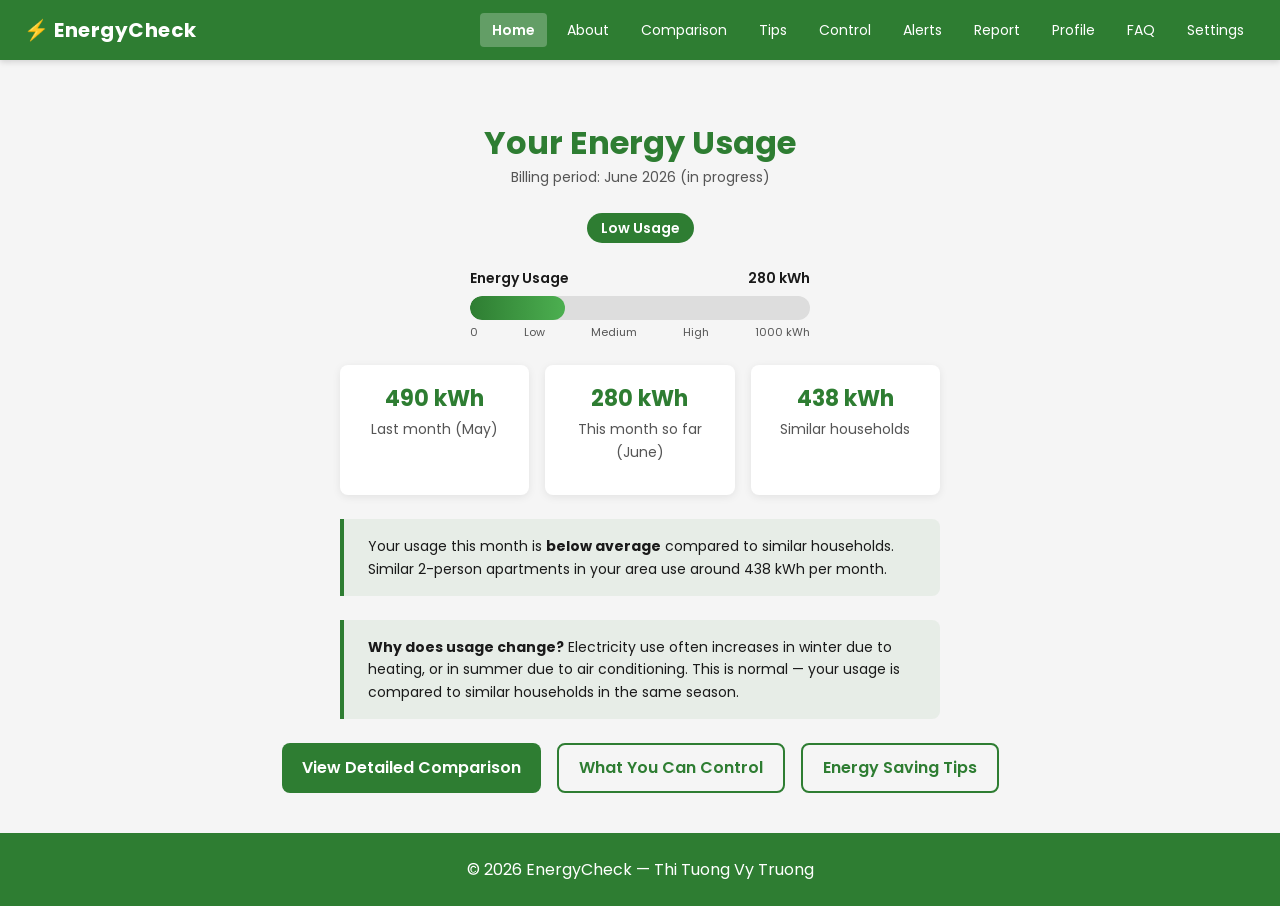
<file: index.html>
<!DOCTYPE html>
<html lang="en">

<head>
    <!--
        EnergyCheck — Home page
        Original author: Rana Toor
        Updated by: Vy (Thi Tuong Vy Truong)
        Changes: fixed <a class="brand"> to <span>, added <main> tag,
        added FR1 colour-coded status badge, added billing period context,
        added comparison context text, improved layout to align with
        Assignment 1 prototype (Section 6, Figure 5).
    -->
    <meta charset="UTF-8">
    <meta name="description"
        content="EnergyCheck — see your household electricity usage at a glance. Colour-coded status, monthly comparison, and renter-friendly tips.">
    <meta name="viewport" content="width=device-width, initial-scale=1.0">
    <link rel="stylesheet" href="reset.css">
    <link rel="stylesheet" href="style.css">
    <title>Home — EnergyCheck</title>

    <style>
        /* splash animation — homepage only.
           Runs once on load: a brief overlay + logo fades in then out.
           Moved here from style.css so it doesn't fire on every page navigation.
           prefers-reduced-motion cuts it to near-zero for users with motion sensitivity. */

        body::before,
        body::after {
            content: '';
            position: fixed;
            pointer-events: none;
            z-index: 9999;
        }

        body::before {
            inset: 0;
            background: radial-gradient(circle at center,
                    rgba(46, 125, 50, 0.10),
                    transparent 40%),
                var(--color-bg);
            animation: energycheck-overlay 0.9s ease forwards;
        }

        body::after {
            top: 50%;
            left: 50%;
            transform: translate(-50%, -50%) scale(0.88);
            font-family: var(--font-main);
            font-size: 1.6rem;
            font-weight: 700;
            color: var(--color-primary);
            content: '⚡ EnergyCheck';
            white-space: nowrap;
            animation: energycheck-logo 0.9s ease forwards;
        }

        @keyframes energycheck-overlay {

            0%,
            55% {
                opacity: 1;
                visibility: visible;
            }

            100% {
                opacity: 0;
                visibility: hidden;
            }
        }

        @keyframes energycheck-logo {
            0% {
                opacity: 0;
                transform: translate(-50%, -50%) scale(0.80);
            }

            35% {
                opacity: 1;
                transform: translate(-50%, -50%) scale(1);
            }

            65% {
                opacity: 1;
                transform: translate(-50%, -50%) scale(1);
            }

            100% {
                opacity: 0;
                transform: translate(-50%, -50%) scale(1.06);
                visibility: hidden;
            }
        }

        @media (prefers-reduced-motion: reduce) {

            body::before,
            body::after {
                animation-duration: 0.01ms;
            }
        }

        /* hero section — centre the meter card on the page */
        .hero {
            padding-top: var(--space-xl);
            padding-bottom: var(--space-lg);
            text-align: center;
        }

        /* energy meter bar */
        .meter-wrap {
            margin: var(--space-md) auto;
            max-width: 340px;
        }

        .meter-labels {
            display: flex;
            justify-content: space-between;
            font-size: var(--font-size-small);
            font-weight: 600;
            color: var(--color-text);
            margin-bottom: 6px;
        }

        .meter-bar {
            width: 100%;
            height: 24px;
            background-color: var(--color-border);
            border-radius: 12px;
            overflow: hidden;
        }

        .meter-fill {
            height: 100%;
            border-radius: 12px;
            width: 28%;
            background-color: var(--status-low);
            /* linear-gradient: self-directed learning — adds depth to the bar.
               Source: MDN Web Docs, linear-gradient() */
            background: linear-gradient(90deg, #2E7D32, #4caf50);
        }

        .meter-scale {
            display: flex;
            justify-content: space-between;
            font-size: 11px;
            color: var(--color-text-light);
            margin-top: 4px;
        }

        /* summary stat cards below the meter */
        .stat-grid {
            display: grid;
            grid-template-columns: 1fr 1fr 1fr;
            gap: var(--space-sm);
            margin: var(--space-md) auto;
            max-width: 600px;
        }

        .stat-card {
            text-align: center;
            padding: var(--space-sm);
        }

        .stat-card .stat-value {
            font-size: 22px;
            font-weight: 700;
            color: var(--color-primary);
            margin-bottom: 2px;
        }

        .stat-card .stat-label {
            font-size: var(--font-size-small);
            color: var(--color-text-light);
        }

        /* context callout */
        .context-box {
            background-color: rgba(46, 125, 50, 0.07);
            border-left: 4px solid var(--color-primary);
            border-radius: 0 var(--radius-md) var(--radius-md) 0;
            padding: var(--space-sm) var(--space-md);
            margin: var(--space-md) auto;
            max-width: 600px;
            text-align: left;
        }

        .context-box p {
            margin: 0;
            font-size: var(--font-size-small);
            color: var(--color-text);
        }

        /* action buttons row */
        .action-row {
            display: flex;
            flex-wrap: wrap;
            gap: var(--space-sm);
            justify-content: center;
            margin-top: var(--space-md);
        }

        @media (max-width: 600px) {
            .stat-grid {
                grid-template-columns: 1fr 1fr;
            }
        }
    </style>
</head>

<body>

    <!-- HEADER — updated by Vy: fixed <a class="brand"> to <span class="brand"> -->
    <header class="site-header">
        <span class="brand">⚡ EnergyCheck</span>

        <button id="navToggle" class="nav-toggle" aria-label="Open navigation menu" aria-expanded="false">
            <span></span><span></span><span></span>
        </button>

        <nav id="mainNav">
            <a href="index.html" class="active">Home</a>
            <a href="about.html">About</a>
            <a href="comparison.html">Comparison</a>
            <a href="tips.html">Tips</a>
            <a href="control.html">Control</a>
            <a href="alerts.html">Alerts</a>
            <a href="report.html">Report</a>
            <a href="profile.html">Profile</a>
            <a href="faq.html">FAQ</a>
            <a href="settings.html">Settings</a>
        </nav>
    </header>

    <!-- MAIN — added by Vy; original used <div class="wrapper"> without <main> -->
    <main>
        <div class="container">

            <!-- HERO — energy meter section (FR1) -->
            <section class="hero">

                <h1>Your Energy Usage</h1>
                <p class="text-muted" style="margin-top: 4px; margin-bottom: var(--space-md);">
                    Billing period: June 2026 (in progress)
                </p>

                <!-- FR1 — colour-coded status badge added by Vy -->
                <span class="status-badge low">Low Usage</span>

                <!-- energy meter bar — original by Rana, layout updated by Vy -->
                <div class="meter-wrap">
                    <div class="meter-labels">
                        <span>Energy Usage</span>
                        <span>280 kWh</span>
                    </div>
                    <div class="meter-bar" role="meter" aria-label="Energy usage meter" aria-valuenow="280"
                        aria-valuemin="0" aria-valuemax="1000" aria-valuetext="280 kilowatt hours, low usage">
                        <div class="meter-fill"></div>
                    </div>
                    <div class="meter-scale">
                        <span>0</span>
                        <span>Low</span>
                        <span>Medium</span>
                        <span>High</span>
                        <span>1000 kWh</span>
                    </div>
                </div>

                <!-- stat cards — original by Rana, updated to 3 cards by Vy to
                     add comparison context (FR3) -->
                <div class="stat-grid">
                    <div class="card stat-card">
                        <p class="stat-value">490 kWh</p>
                        <p class="stat-label">Last month (May)</p>
                    </div>
                    <div class="card stat-card">
                        <p class="stat-value">280 kWh</p>
                        <p class="stat-label">This month so far (June)</p>
                    </div>
                    <div class="card stat-card">
                        <p class="stat-value">438 kWh</p>
                        <p class="stat-label">Similar households</p>
                    </div>
                </div>

                <!-- context box — added by Vy to address evaluator feedback:
                     "graphs need more context so users know if usage is good or bad" -->
                <div class="context-box">
                    <p>
                        Your usage this month is <strong>below average</strong> compared to similar households.
                        Similar 2-person apartments in your area use around 438 kWh per month.
                    </p>
                </div>

                <!-- FR5 — simple explanation for higher bills added by Vy -->
                <div class="context-box" style="margin-top: var(--space-sm);">
                    <p>
                        <strong>Why does usage change?</strong>
                        Electricity use often increases in winter due to heating, or in summer due to
                        air conditioning. This is normal — your usage is compared to similar households
                        in the same season.
                    </p>
                </div>

                <!-- action buttons — original by Rana, updated to use shared .btn class -->
                <div class="action-row">
                    <a href="comparison.html" class="btn">View Detailed Comparison</a>
                    <a href="control.html" class="btn btn-outline">What You Can Control</a>
                    <a href="tips.html" class="btn btn-outline">Energy Saving Tips</a>
                </div>

            </section>

        </div>
    </main>

    <footer class="site-footer">
        <p>© 2026 EnergyCheck — Thi Tuong Vy Truong</p>
    </footer>

    <script src="nav.js"></script>
</body>

</html>
</file>
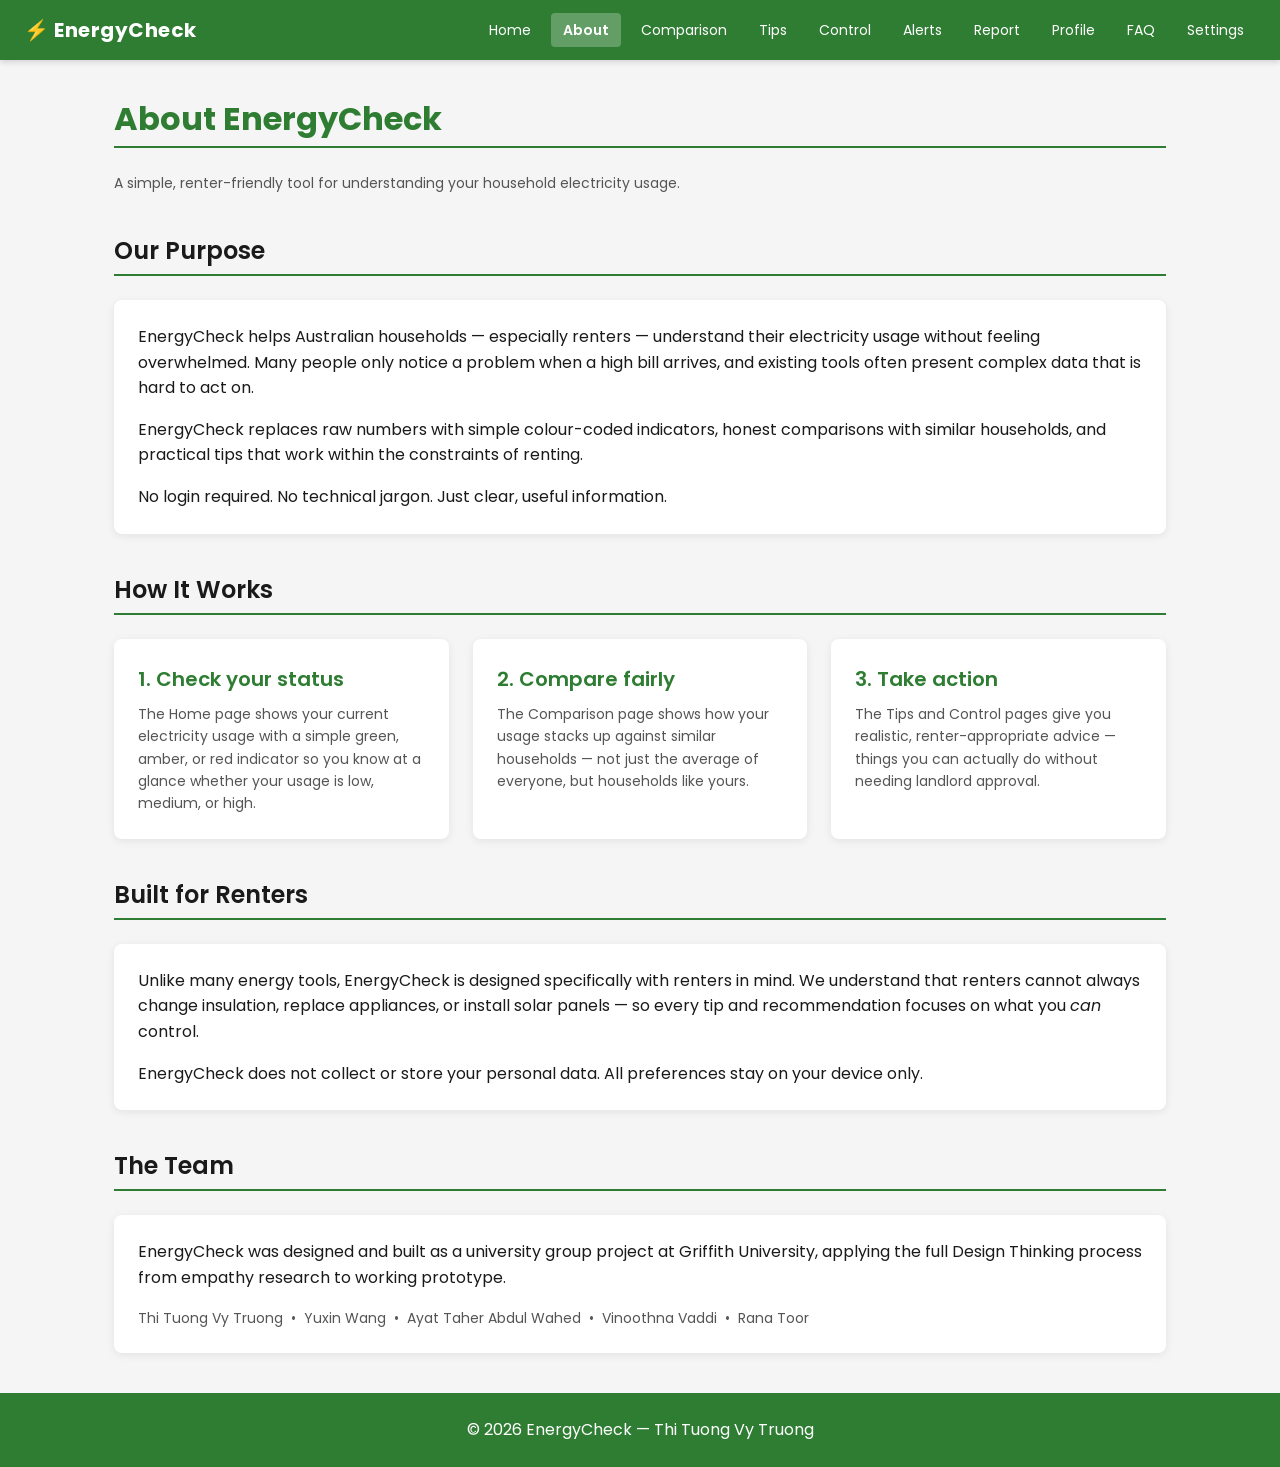
<file: about.html>
<!DOCTYPE html>
<html lang="en">

<head>
    <!--
        EnergyCheck — About page
        Original author: Rana Toor
        Updated by: Vy (Thi Tuong Vy Truong)
        Changes: fixed <a class="brand"> to <span>, fixed <title>,
        added section-title to h1, expanded content to include
        mission, how it works, and team sections.
    -->
    <meta charset="UTF-8">
    <meta name="description"
        content="About EnergyCheck — a renter-focused tool that makes household electricity data simple and actionable.">
    <meta name="viewport" content="width=device-width, initial-scale=1.0">
    <link rel="stylesheet" href="reset.css">
    <link rel="stylesheet" href="style.css">
    <!-- fixed by Vy — original title was "Home - EnergyCheck" -->
    <title>About — EnergyCheck</title>
</head>

<body>

    <!-- HEADER — updated by Vy: fixed <a class="brand"> to <span class="brand"> -->
    <header class="site-header">
        <span class="brand">⚡ EnergyCheck</span>

        <button id="navToggle" class="nav-toggle" aria-label="Open navigation menu" aria-expanded="false">
            <span></span><span></span><span></span>
        </button>

        <nav id="mainNav">
            <a href="index.html">Home</a>
            <a href="about.html" class="active">About</a>
            <a href="comparison.html">Comparison</a>
            <a href="tips.html">Tips</a>
            <a href="control.html">Control</a>
            <a href="alerts.html">Alerts</a>
            <a href="report.html">Report</a>
            <a href="profile.html">Profile</a>
            <a href="faq.html">FAQ</a>
            <a href="settings.html">Settings</a>
        </nav>
    </header>

    <main>
        <div class="container page-section">

            <!-- section-title added by Vy -->
            <h1 class="section-title">About EnergyCheck</h1>
            <p class="text-muted" style="margin-bottom: var(--space-lg);">
                A simple, renter-friendly tool for understanding your household electricity usage.
            </p>

            <!-- OUR PURPOSE — original content by Rana, expanded by Vy -->
            <section style="margin-bottom: var(--space-lg);">
                <h2 class="section-title">Our Purpose</h2>
                <div class="card">
                    <p>
                        EnergyCheck helps Australian households — especially renters — understand their
                        electricity usage without feeling overwhelmed. Many people only notice a problem
                        when a high bill arrives, and existing tools often present complex data that is
                        hard to act on.
                    </p>
                    <p>
                        EnergyCheck replaces raw numbers with simple colour-coded indicators, honest
                        comparisons with similar households, and practical tips that work within the
                        constraints of renting.
                    </p>
                    <p style="margin: 0;">
                        No login required. No technical jargon. Just clear, useful information.
                    </p>
                </div>
            </section>

            <!-- HOW IT WORKS — added by Vy -->
            <section style="margin-bottom: var(--space-lg);">
                <h2 class="section-title">How It Works</h2>
                <div class="card-grid">

                    <div class="card">
                        <h3 style="color: var(--color-primary); margin-bottom: var(--space-xs);">1. Check your status
                        </h3>
                        <p class="text-muted" style="margin: 0;">
                            The Home page shows your current electricity usage with a
                            simple green, amber, or red indicator so you know at a glance
                            whether your usage is low, medium, or high.
                        </p>
                    </div>

                    <div class="card">
                        <h3 style="color: var(--color-primary); margin-bottom: var(--space-xs);">2. Compare fairly</h3>
                        <p class="text-muted" style="margin: 0;">
                            The Comparison page shows how your usage stacks up against
                            similar households — not just the average of everyone, but
                            households like yours.
                        </p>
                    </div>

                    <div class="card">
                        <h3 style="color: var(--color-primary); margin-bottom: var(--space-xs);">3. Take action</h3>
                        <p class="text-muted" style="margin: 0;">
                            The Tips and Control pages give you realistic, renter-appropriate
                            advice — things you can actually do without needing landlord
                            approval.
                        </p>
                    </div>

                </div>
            </section>

            <!-- BUILT FOR RENTERS — added by Vy, aligned with NFR7 -->
            <section style="margin-bottom: var(--space-lg);">
                <h2 class="section-title">Built for Renters</h2>
                <div class="card">
                    <p>
                        Unlike many energy tools, EnergyCheck is designed specifically with renters in mind.
                        We understand that renters cannot always change insulation, replace appliances, or
                        install solar panels — so every tip and recommendation focuses on what you
                        <em>can</em> control.
                    </p>
                    <p style="margin: 0;">
                        EnergyCheck does not collect or store your personal data.
                        All preferences stay on your device only.
                    </p>
                </div>
            </section>

            <!-- TEAM -->
            <section>
                <h2 class="section-title">The Team</h2>
                <div class="card">
                    <p>
                        EnergyCheck was designed and built as a university group project at Griffith University,
                        applying the full Design Thinking process from empathy research to working prototype.
                    </p>
                    <p style="margin: 0; color: var(--color-text-light); font-size: var(--font-size-small);">
                        Thi Tuong Vy Truong &nbsp;•&nbsp; Yuxin Wang &nbsp;•&nbsp;
                        Ayat Taher Abdul Wahed &nbsp;•&nbsp; Vinoothna Vaddi &nbsp;•&nbsp; Rana Toor
                    </p>
                </div>
            </section>

        </div>
    </main>

    <footer class="site-footer">
        <p>© 2026 EnergyCheck — Thi Tuong Vy Truong</p>
    </footer>

    <script src="nav.js"></script>
</body>

</html>
</file>
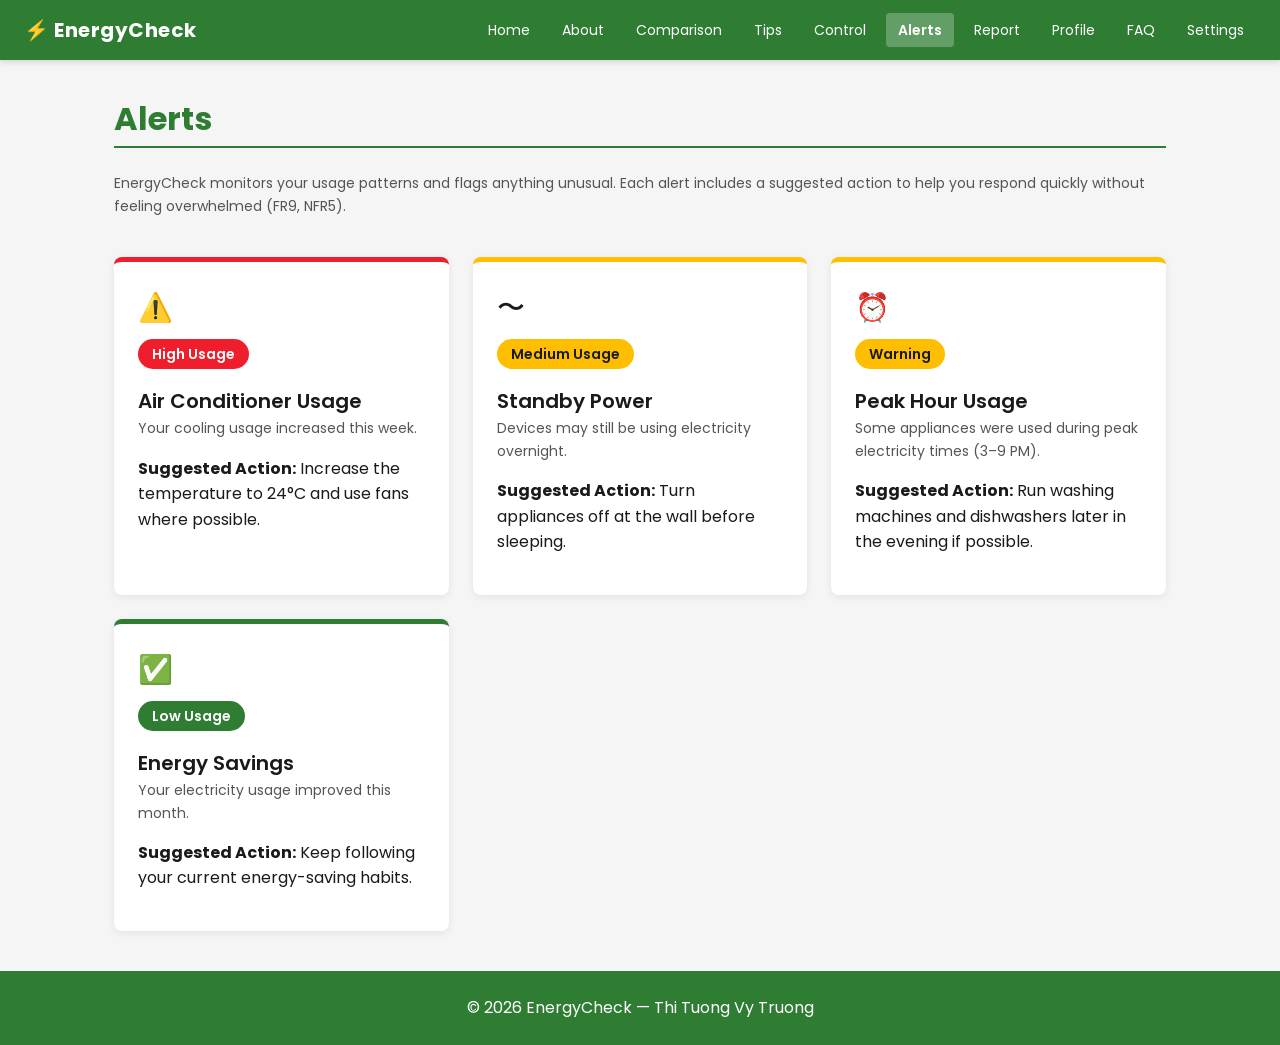
<file: alerts.html>
<!DOCTYPE html>
<!-- EnergyCheck — Alerts page
     Original author: Vinoothna Vaddi
     Updated by: Vy (Thi Tuong Vy Truong)
     Changes: fixed brand tag, added nav IDs for mobile toggle,
     added mobile nav JS, added class="section-title" to h1,
     added intro text explaining alerts purpose (FR9, NFR5),
     added 4th alert card (Peak Hour Usage) for more coverage. -->
<html lang="en">

<head>
    <meta charset="UTF-8">
    <meta name="description"
        content="EnergyCheck usage alerts — stay on top of unusual electricity usage with simple suggested actions.">
    <meta name="viewport" content="width=device-width, initial-scale=1.0">
    <title>Alerts — EnergyCheck</title>
    <!-- Shared stylesheet -->
    <link rel="stylesheet" href="reset.css">
    <link rel="stylesheet" href="style.css">

    <style>
        /* coloured top border on alert cards to show severity */
        .alert-card {
            border-top: 5px solid var(--status-low);
        }

        .alert-card.warning {
            border-top-color: var(--status-medium);
        }

        .alert-card.high {
            border-top-color: var(--status-high);
        }

        .alert-icon {
            font-size: 28px;
            margin-bottom: var(--space-xs);
        }
    </style>
</head>

<body>

    <!-- HEADER — updated by Vy: changed <div class="brand"> to <span class="brand">,
         added id="navToggle" and id="mainNav" for mobile nav JS -->
    <header class="site-header">
        <span class="brand">⚡ EnergyCheck</span>

        <nav id="mainNav">
            <a href="index.html">Home</a>
            <a href="about.html">About</a>
            <a href="comparison.html">Comparison</a>
            <a href="tips.html">Tips</a>
            <a href="control.html">Control</a>
            <a href="alerts.html" class="active">Alerts</a>
            <a href="report.html">Report</a>
            <a href="profile.html">Profile</a>
            <a href="faq.html">FAQ</a>
            <a href="settings.html">Settings</a>
        </nav>
    </header>

    <main>
        <div class="container page-section">

            <!-- h1 class added by Vy to match shared section-title style -->
            <h1 class="section-title">Alerts</h1>
            <p class="text-muted" style="margin-bottom: var(--space-lg);">
                EnergyCheck monitors your usage patterns and flags anything unusual.
                Each alert includes a suggested action to help you respond quickly
                without feeling overwhelmed (FR9, NFR5).
            </p>

            <!-- ALERT CARDS — original 3 cards by Vinoothna, 4th card added by Vy -->
            <div class="card-grid">

                <div class="card alert-card high">
                    <div class="alert-icon">⚠️</div>
                    <span class="status-badge high">High Usage</span>
                    <h3 style="margin-top: var(--space-sm);">Air Conditioner Usage</h3>
                    <p class="text-muted">Your cooling usage increased this week.</p>
                    <p><strong>Suggested Action:</strong> Increase the temperature to 24°C and use fans where possible.
                    </p>
                </div>

                <div class="card alert-card warning">
                    <div class="alert-icon">〜</div>
                    <span class="status-badge medium">Medium Usage</span>
                    <h3 style="margin-top: var(--space-sm);">Standby Power</h3>
                    <p class="text-muted">Devices may still be using electricity overnight.</p>
                    <p><strong>Suggested Action:</strong> Turn appliances off at the wall before sleeping.</p>
                </div>

                <div class="card alert-card warning">
                    <div class="alert-icon">⏰</div>
                    <span class="status-badge medium">Warning</span>
                    <h3 style="margin-top: var(--space-sm);">Peak Hour Usage</h3>
                    <p class="text-muted">Some appliances were used during peak electricity times (3–9 PM).</p>
                    <p><strong>Suggested Action:</strong> Run washing machines and dishwashers later in the evening if
                        possible.</p>
                </div>

                <div class="card alert-card">
                    <div class="alert-icon">✅</div>
                    <span class="status-badge low">Low Usage</span>
                    <h3 style="margin-top: var(--space-sm);">Energy Savings</h3>
                    <p class="text-muted">Your electricity usage improved this month.</p>
                    <p><strong>Suggested Action:</strong> Keep following your current energy-saving habits.</p>
                </div>

            </div>

        </div>
    </main>

    <footer class="site-footer">
        <p>© 2026 EnergyCheck — Thi Tuong Vy Truong</p>
    </footer>

    <!-- mobile nav toggle (see note in style.css) — added by Vy -->

    <script src="nav.js"></script>
</body>

</html>
</file>
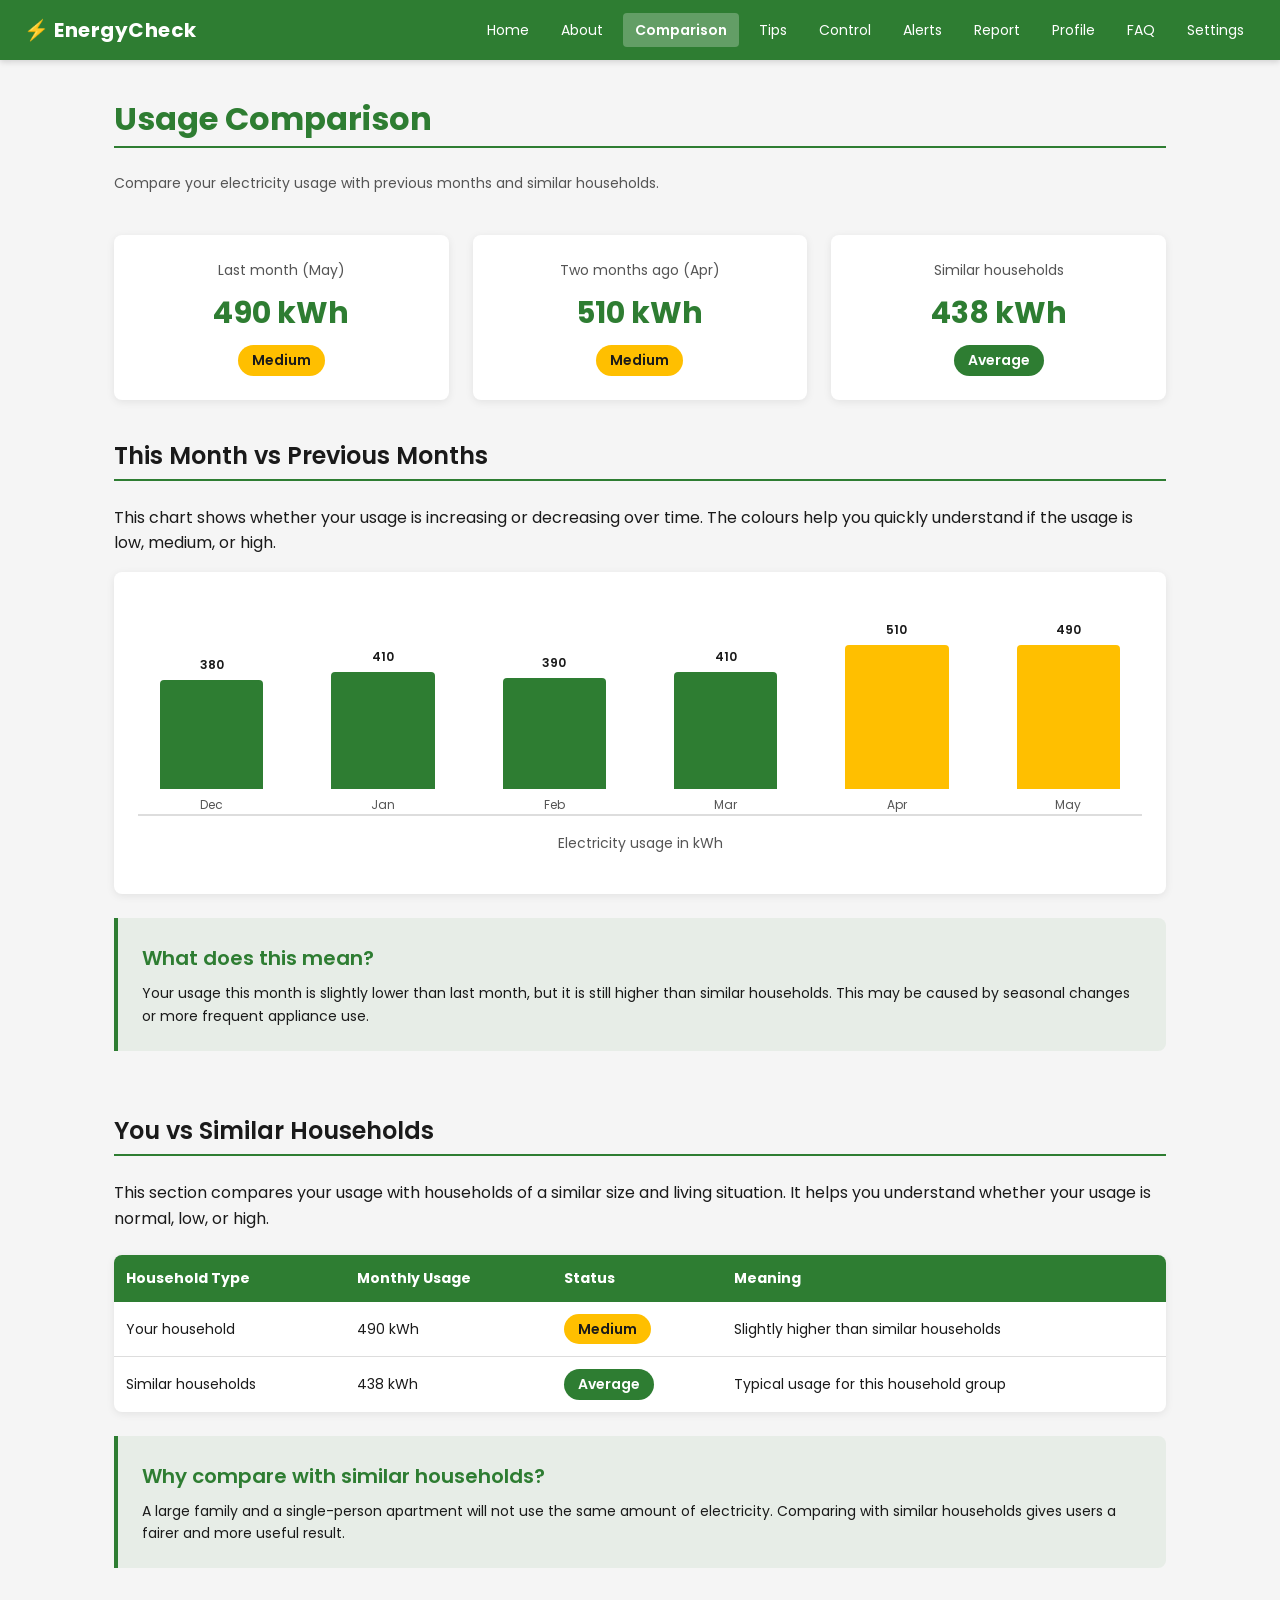
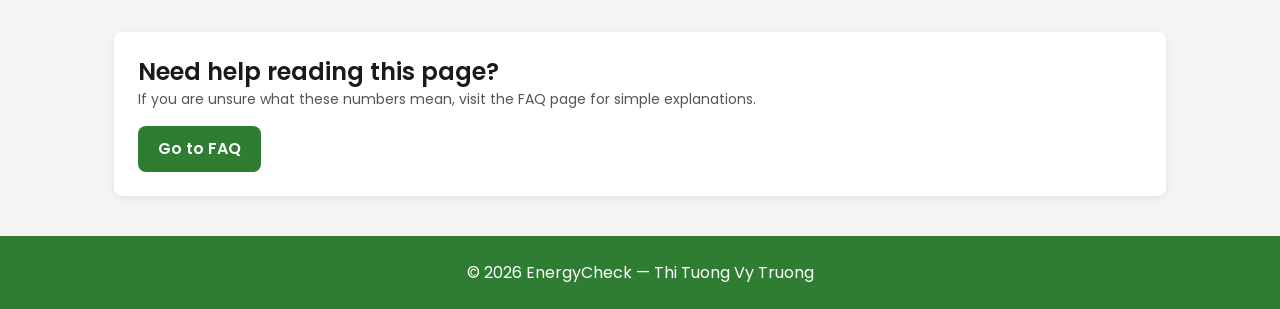
<file: comparison.html>
<!DOCTYPE html>
<html lang="en">

<head>
    <!--
        EnergyCheck — comparison page
        Original author: Yuxin Wang
        Updated by: Vy (Thi Tuong Vy Truong)
        Changes: added class="section-title" to h1,
        expanded bar chart from 3 months to 6 months to better
        reflect FR2 (month-by-month history).
        Compares electricity use with previous months (FR2)
        and similar households (FR3).
        Includes short explanations to help users understand the data.
    -->
    <meta charset="UTF-8">
    <meta name="description"
        content="Compare your electricity usage against previous months and similar households in your area.">
    <meta name="viewport" content="width=device-width, initial-scale=1.0">
    <title>Comparison — EnergyCheck</title>
    <link rel="stylesheet" href="reset.css">
    <link rel="stylesheet" href="style.css">

    <style>
        .comparison-summary {
            display: grid;
            grid-template-columns: repeat(auto-fit, minmax(220px, 1fr));
            gap: var(--space-md);
            margin-bottom: var(--space-lg);
        }

        .summary-card {
            background-color: var(--color-white);
            border-radius: var(--radius-md);
            padding: var(--space-md);
            box-shadow: 0 2px 8px rgba(0, 0, 0, 0.08);
            text-align: center;
        }

        .summary-card .label {
            font-size: var(--font-size-small);
            color: var(--color-text-light);
            margin-bottom: var(--space-xs);
        }

        .summary-card .value {
            font-size: 30px;
            font-weight: 700;
            color: var(--color-primary);
            margin-bottom: var(--space-xs);
        }

        .comparison-bars {
            display: flex;
            align-items: flex-end;
            gap: var(--space-md);
            height: 220px;
            padding-top: var(--space-md);
            border-bottom: 2px solid var(--color-border);
            margin-bottom: var(--space-sm);
        }

        .bar-group {
            flex: 1;
            display: flex;
            flex-direction: column;
            align-items: center;
            justify-content: flex-end;
            height: 100%;
            gap: 6px;
        }

        .bar {
            width: 70%;
            min-height: 8px;
            border-radius: var(--radius-sm) var(--radius-sm) 0 0;
        }

        .bar.low {
            background-color: var(--status-low);
        }

        .bar.medium {
            background-color: var(--status-medium);
        }

        .bar.high {
            background-color: var(--status-high);
        }

        .bar-value {
            font-size: 12px;
            font-weight: 600;
        }

        .bar-label {
            font-size: 12px;
            color: var(--color-text-light);
            text-align: center;
        }

        .context-box {
            background-color: rgba(46, 125, 50, 0.07);
            border-left: 4px solid var(--color-primary);
            border-radius: 0 var(--radius-md) var(--radius-md) 0;
            padding: var(--space-md);
            margin-top: var(--space-md);
        }

        .context-box h3 {
            color: var(--color-primary);
            margin-bottom: var(--space-xs);
        }

        .context-box p {
            margin: 0;
            font-size: var(--font-size-small);
        }

        .mini-table {
            width: 100%;
            border-collapse: collapse;
            margin-top: var(--space-md);
            background-color: var(--color-white);
            border-radius: var(--radius-md);
            overflow: hidden;
            box-shadow: 0 2px 8px rgba(0, 0, 0, 0.08);
        }

        .mini-table th {
            background-color: var(--color-primary);
            color: var(--color-white);
            text-align: left;
            padding: 12px;
            font-size: var(--font-size-small);
        }

        .mini-table td {
            padding: 12px;
            border-bottom: 1px solid var(--color-border);
            font-size: var(--font-size-small);
        }

        .mini-table tr:last-child td {
            border-bottom: none;
        }

        @media (max-width: 600px) {
            .comparison-bars {
                height: 160px;
                gap: var(--space-xs);
            }

            .bar {
                width: 85%;
            }

            .bar-value {
                display: none;
            }
        }
    </style>
</head>

<body>

    <header class="site-header">
        <span class="brand">⚡ EnergyCheck</span>

        <button id="navToggle" class="nav-toggle" aria-label="Open navigation menu" aria-expanded="false">
            <span></span><span></span><span></span>
        </button>

        <nav id="mainNav">
            <a href="index.html">Home</a>
            <a href="about.html">About</a>
            <a href="comparison.html" class="active">Comparison</a>
            <a href="tips.html">Tips</a>
            <a href="control.html">Control</a>
            <a href="alerts.html">Alerts</a>
            <a href="report.html">Report</a>
            <a href="profile.html">Profile</a>
            <a href="faq.html">FAQ</a>
            <a href="settings.html">Settings</a>
        </nav>
    </header>

    <main>
        <div class="container page-section">

            <!-- h1 class added by Vy to match shared section-title style -->
            <h1 class="section-title">Usage Comparison</h1>
            <p class="text-muted" style="margin-top: 8px; margin-bottom: var(--space-lg);">
                Compare your electricity usage with previous months and similar households.
            </p>

            <section class="comparison-summary">
                <div class="summary-card">
                    <p class="label">Last month (May)</p>
                    <p class="value">490 kWh</p>
                    <span class="status-badge medium">Medium</span>
                </div>

                <div class="summary-card">
                    <p class="label">Two months ago (Apr)</p>
                    <p class="value">510 kWh</p>
                    <span class="status-badge medium">Medium</span>
                </div>

                <div class="summary-card">
                    <p class="label">Similar households</p>
                    <p class="value">438 kWh</p>
                    <span class="status-badge low">Average</span>
                </div>
            </section>

            <section style="margin-bottom: var(--space-xl);">
                <h2 class="section-title">This Month vs Previous Months</h2>
                <p>
                    This chart shows whether your usage is increasing or decreasing over time.
                    The colours help you quickly understand if the usage is low, medium, or high.
                </p>

                <div class="card">
                    <!-- bar chart expanded by Vy from 3 months to 6 months
                         to better reflect FR2 (month-by-month history).
                         Heights are percentages relative to tallest bar (Apr = 510 kWh = 100%). -->
                    <div class="comparison-bars" role="img"
                        aria-label="Bar chart showing monthly electricity usage. December 380 kilowatt hours low, January 410 low, February 390 low, March 410 low, April 510 medium, May 490 medium.">

                        <div class="bar-group" aria-hidden="true">
                            <span class="bar-value">380</span>
                            <div class="bar low" style="height: 56%;" title="December — 380 kWh"></div>
                            <span class="bar-label">Dec</span>
                        </div>

                        <div class="bar-group" aria-hidden="true">
                            <span class="bar-value">410</span>
                            <div class="bar low" style="height: 60%;" title="January — 410 kWh"></div>
                            <span class="bar-label">Jan</span>
                        </div>

                        <div class="bar-group" aria-hidden="true">
                            <span class="bar-value">390</span>
                            <div class="bar low" style="height: 57%;" title="February — 390 kWh"></div>
                            <span class="bar-label">Feb</span>
                        </div>

                        <div class="bar-group" aria-hidden="true">
                            <span class="bar-value">410</span>
                            <div class="bar low" style="height: 60%;" title="March — 410 kWh"></div>
                            <span class="bar-label">Mar</span>
                        </div>

                        <div class="bar-group" aria-hidden="true">
                            <span class="bar-value">510</span>
                            <div class="bar medium" style="height: 100%;" title="April — 510 kWh"></div>
                            <span class="bar-label">Apr</span>
                        </div>

                        <div class="bar-group" aria-hidden="true">
                            <span class="bar-value">490</span>
                            <div class="bar medium" style="height: 96%;" title="May — 490 kWh"></div>
                            <span class="bar-label">May</span>
                        </div>

                    </div>

                    <p class="text-muted" style="text-align: center; margin-top: var(--space-xs);">
                        Electricity usage in kWh
                    </p>
                </div>

                <div class="context-box">
                    <h3>What does this mean?</h3>
                    <p>
                        Your usage this month is slightly lower than last month, but it is still higher
                        than similar households. This may be caused by seasonal changes or more frequent
                        appliance use.
                    </p>
                </div>
            </section>

            <section style="margin-bottom: var(--space-xl);">
                <h2 class="section-title">You vs Similar Households</h2>
                <p>
                    This section compares your usage with households of a similar size and living situation.
                    It helps you understand whether your usage is normal, low, or high.
                </p>

                <table class="mini-table">
                    <thead>
                        <tr>
                            <th>Household Type</th>
                            <th>Monthly Usage</th>
                            <th>Status</th>
                            <th>Meaning</th>
                        </tr>
                    </thead>
                    <tbody>
                        <tr>
                            <td>Your household</td>
                            <td>490 kWh</td>
                            <td><span class="status-badge medium">Medium</span></td>
                            <td>Slightly higher than similar households</td>
                        </tr>
                        <tr>
                            <td>Similar households</td>
                            <td>438 kWh</td>
                            <td><span class="status-badge low">Average</span></td>
                            <td>Typical usage for this household group</td>
                        </tr>
                    </tbody>
                </table>

                <div class="context-box">
                    <h3>Why compare with similar households?</h3>
                    <p>
                        A large family and a single-person apartment will not use the same amount of electricity.
                        Comparing with similar households gives users a fairer and more useful result.
                    </p>
                </div>
            </section>

            <section>
                <div class="card">
                    <h2>Need help reading this page?</h2>
                    <p class="text-muted">
                        If you are unsure what these numbers mean, visit the FAQ page for simple explanations.
                    </p>
                    <a class="btn" href="faq.html">Go to FAQ</a>
                </div>
            </section>

        </div>
    </main>

    <footer class="site-footer">
        <p>© 2026 EnergyCheck — Thi Tuong Vy Truong</p>
    </footer>

    <script src="nav.js"></script>
    <script src="tooltips.js"></script>
</body>

</html>
</file>
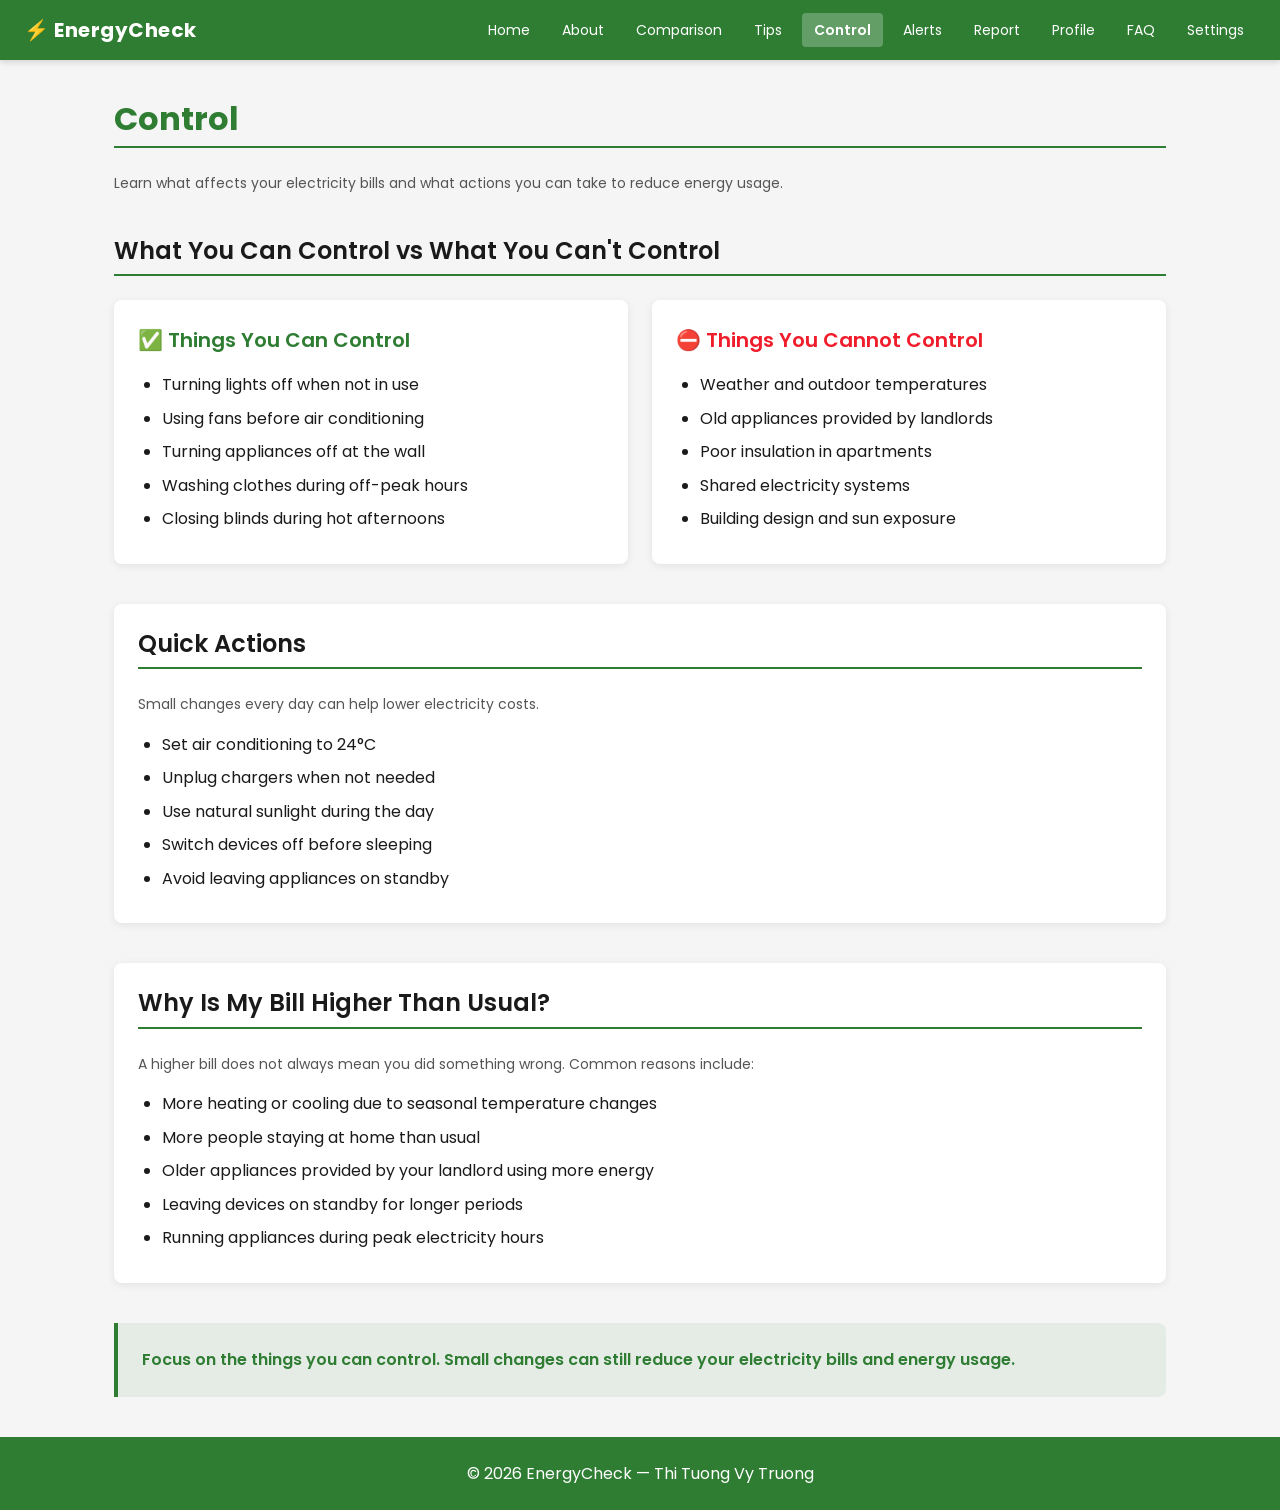
<file: control.html>
<!DOCTYPE html>
<!-- EnergyCheck — Control page
     Original author: Vinoothna Vaddi
     Updated by: Vy (Thi Tuong Vy Truong)
     Changes: fixed brand tag, added nav IDs for mobile toggle,
     added mobile nav JS, fixed section-title usage in cards,
     cleaned up Quick Actions list markup,
     added FR5 section explaining common reasons for higher bills. -->
<html lang="en">

<head>
    <meta charset="UTF-8">
    <meta name="description"
        content="Learn what affects your electricity bill and what actions renters can take to reduce energy usage.">
    <meta name="viewport" content="width=device-width, initial-scale=1.0">
    <title>Control — EnergyCheck</title>
    <!-- Shared Team CSS -->
    <link rel="stylesheet" href="reset.css">
    <link rel="stylesheet" href="style.css">

    <style>
        /* control/cannot control two-column grid */
        .control-grid {
            display: grid;
            grid-template-columns: 1fr 1fr;
            gap: var(--space-md);
            margin-bottom: var(--space-lg);
        }

        /* bullet list inside control cards — overrides shared ul { list-style: none } */
        .control-list {
            margin-top: var(--space-sm);
            padding-left: var(--space-md);
        }

        .control-list li {
            list-style: disc !important;
            margin-bottom: 8px;
            font-size: var(--font-size-body);
        }

        /* quick actions list */
        .quick-list {
            margin-top: var(--space-sm);
            padding-left: var(--space-md);
        }

        .quick-list li {
            list-style: disc !important;
            margin-bottom: 8px;
            font-size: var(--font-size-body);
        }

        /* motivational callout box */
        .message-box {
            background-color: rgba(46, 125, 50, 0.08);
            border-left: 4px solid var(--color-primary);
            border-radius: 0 var(--radius-md) var(--radius-md) 0;
            padding: var(--space-md);
            margin-top: var(--space-lg);
        }

        .message-box p {
            margin: 0;
            color: var(--color-primary);
            font-weight: 600;
        }

        @media (max-width: 700px) {
            .control-grid {
                grid-template-columns: 1fr;
            }
        }
    </style>
</head>

<body>

    <!-- HEADER — updated by Vy: changed <div class="brand"> to <span class="brand">,
         added id="navToggle" and id="mainNav" for mobile nav JS -->
    <header class="site-header">
        <span class="brand">⚡ EnergyCheck</span>

        <nav id="mainNav">
            <a href="index.html">Home</a>
            <a href="about.html">About</a>
            <a href="comparison.html">Comparison</a>
            <a href="tips.html">Tips</a>
            <a href="control.html" class="active">Control</a>
            <a href="alerts.html">Alerts</a>
            <a href="report.html">Report</a>
            <a href="profile.html">Profile</a>
            <a href="faq.html">FAQ</a>
            <a href="settings.html">Settings</a>
        </nav>
    </header>

    <main>

        <div class="container page-section">

            <h1 class="section-title">Control</h1>
            <p class="text-muted" style="margin-bottom: var(--space-lg);">
                Learn what affects your electricity bills and what actions you can take to reduce energy usage.
            </p>

            <!-- CAN / CANNOT CONTROL — original content by Vinoothna
                 Vy updated markup: replaced <p>• text</p> with proper <ul> lists -->
            <h2 class="section-title">What You Can Control vs What You Can't Control</h2>
            <div class="control-grid">

                <div class="card">
                    <h3 style="color: var(--color-primary); margin-bottom: var(--space-sm);">✅ Things You Can Control
                    </h3>
                    <ul class="control-list">
                        <li>Turning lights off when not in use</li>
                        <li>Using fans before air conditioning</li>
                        <li>Turning appliances off at the wall</li>
                        <li>Washing clothes during off-peak hours</li>
                        <li>Closing blinds during hot afternoons</li>
                    </ul>
                </div>

                <div class="card">
                    <h3 style="color: var(--color-alert); margin-bottom: var(--space-sm);">⛔ Things You Cannot Control
                    </h3>
                    <ul class="control-list">
                        <li>Weather and outdoor temperatures</li>
                        <li>Old appliances provided by landlords</li>
                        <li>Poor insulation in apartments</li>
                        <li>Shared electricity systems</li>
                        <li>Building design and sun exposure</li>
                    </ul>
                </div>

            </div>

            <!-- QUICK ACTIONS — original content by Vinoothna
                 Vy updated markup: replaced <ul><li><p>• text</p></li></ul> with clean <ul> list -->
            <div class="card" style="margin-bottom: var(--space-lg);">
                <h2 class="section-title">Quick Actions</h2>
                <p class="text-muted" style="margin-bottom: var(--space-sm);">
                    Small changes every day can help lower electricity costs.
                </p>
                <ul class="quick-list">
                    <li>Set air conditioning to 24°C</li>
                    <li>Unplug chargers when not needed</li>
                    <li>Use natural sunlight during the day</li>
                    <li>Switch devices off before sleeping</li>
                    <li>Avoid leaving appliances on standby</li>
                </ul>
            </div>

            <!-- FR5 — explanation of common reasons for higher bills, added by Vy -->
            <div class="card" style="margin-bottom: var(--space-lg);">
                <h2 class="section-title">Why Is My Bill Higher Than Usual?</h2>
                <p class="text-muted" style="margin-bottom: var(--space-sm);">
                    A higher bill does not always mean you did something wrong.
                    Common reasons include:
                </p>
                <ul class="quick-list">
                    <li>More heating or cooling due to seasonal temperature changes</li>
                    <li>More people staying at home than usual</li>
                    <li>Older appliances provided by your landlord using more energy</li>
                    <li>Leaving devices on standby for longer periods</li>
                    <li>Running appliances during peak electricity hours</li>
                </ul>
            </div>

            <!-- MOTIVATIONAL MESSAGE -->
            <div class="message-box">
                <p>Focus on the things you can control. Small changes can still reduce your electricity bills and energy
                    usage.</p>
            </div>

        </div>
    </main>

    <footer class="site-footer">
        <p>© 2026 EnergyCheck — Thi Tuong Vy Truong</p>
    </footer>

    <!-- mobile nav toggle (see note in style.css) — added by Vy -->

    <script src="nav.js"></script>
</body>

</html>
</file>
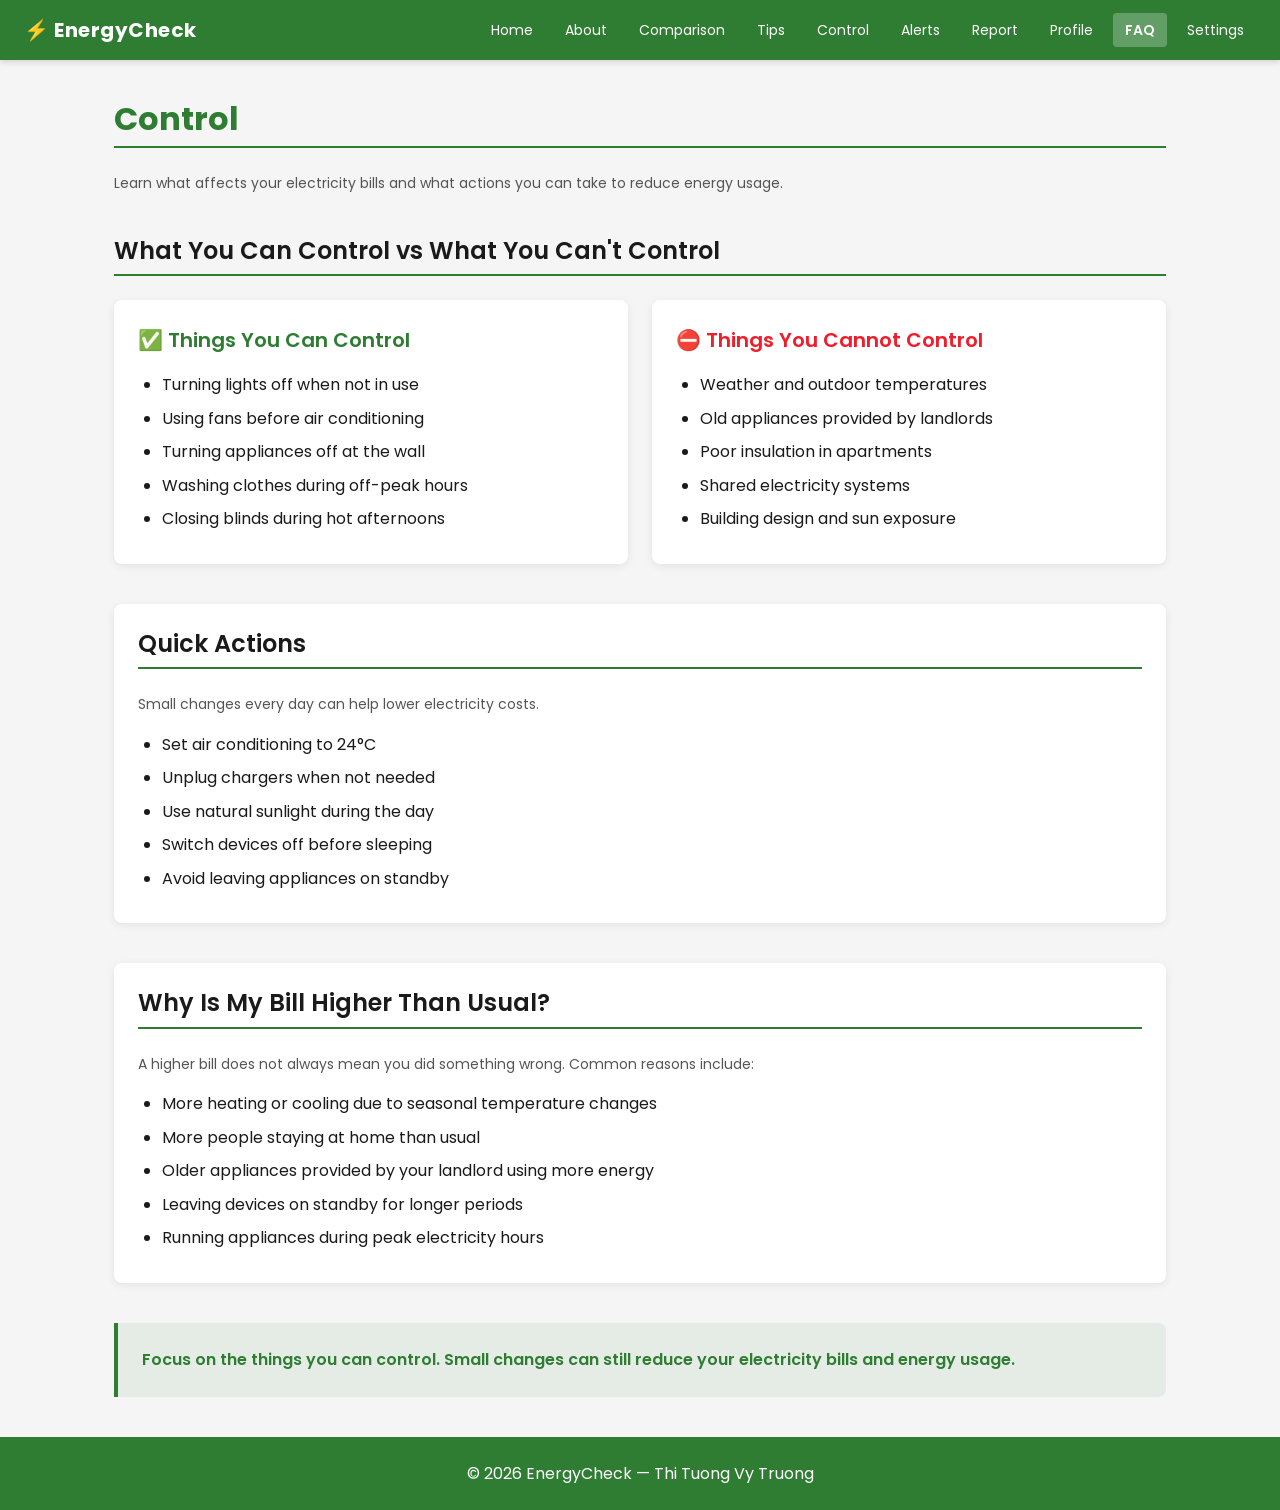
<file: faq.html>
<!DOCTYPE html>
<!-- EnergyCheck — Control page
     Original author: Vinoothna Vaddi
     Updated by: Vy (Thi Tuong Vy Truong)
     Changes: fixed brand tag, added nav IDs for mobile toggle,
     added mobile nav JS, fixed section-title usage in cards,
     cleaned up Quick Actions list markup,
     added FR5 section explaining common reasons for higher bills. -->
<html lang="en">

<head>
    <meta charset="UTF-8">
    <meta name="description"
        content="Learn what affects your electricity bill and what actions renters can take to reduce energy usage.">
    <meta name="viewport" content="width=device-width, initial-scale=1.0">
    <title>Control — EnergyCheck</title>
    <!-- Shared Team CSS -->
    <link rel="stylesheet" href="reset.css">
    <link rel="stylesheet" href="style.css">

    <style>
        /* control/cannot control two-column grid */
        .control-grid {
            display: grid;
            grid-template-columns: 1fr 1fr;
            gap: var(--space-md);
            margin-bottom: var(--space-lg);
        }

        /* bullet list inside control cards — overrides shared ul { list-style: none } */
        .control-list {
            margin-top: var(--space-sm);
            padding-left: var(--space-md);
        }

        .control-list li {
            list-style: disc !important;
            margin-bottom: 8px;
            font-size: var(--font-size-body);
        }

        /* quick actions list */
        .quick-list {
            margin-top: var(--space-sm);
            padding-left: var(--space-md);
        }

        .quick-list li {
            list-style: disc !important;
            margin-bottom: 8px;
            font-size: var(--font-size-body);
        }

        /* motivational callout box */
        .message-box {
            background-color: rgba(46, 125, 50, 0.08);
            border-left: 4px solid var(--color-primary);
            border-radius: 0 var(--radius-md) var(--radius-md) 0;
            padding: var(--space-md);
            margin-top: var(--space-lg);
        }

        .message-box p {
            margin: 0;
            color: var(--color-primary);
            font-weight: 600;
        }

        @media (max-width: 700px) {
            .control-grid {
                grid-template-columns: 1fr;
            }
        }
    </style>
</head>

<body>

    <!-- HEADER — updated by Vy: changed <div class="brand"> to <span class="brand">,
         added id="navToggle" and id="mainNav" for mobile nav JS -->
    <header class="site-header">
        <span class="brand">⚡ EnergyCheck</span>

        <nav id="mainNav">
            <a href="index.html">Home</a>
            <a href="about.html">About</a>
            <a href="comparison.html">Comparison</a>
            <a href="tips.html">Tips</a>
            <a href="control.html">Control</a>
            <a href="alerts.html">Alerts</a>
            <a href="report.html">Report</a>
            <a href="profile.html">Profile</a>
            <a href="faq.html" class="active">FAQ</a>
            <a href="settings.html">Settings</a>
        </nav>
    </header>

    <main>

        <div class="container page-section">

            <h1 class="section-title">Control</h1>
            <p class="text-muted" style="margin-bottom: var(--space-lg);">
                Learn what affects your electricity bills and what actions you can take to reduce energy usage.
            </p>

            <!-- CAN / CANNOT CONTROL — original content by Vinoothna
                 Vy updated markup: replaced <p>• text</p> with proper <ul> lists -->
            <h2 class="section-title">What You Can Control vs What You Can't Control</h2>
            <div class="control-grid">

                <div class="card">
                    <h3 style="color: var(--color-primary); margin-bottom: var(--space-sm);">✅ Things You Can Control
                    </h3>
                    <ul class="control-list">
                        <li>Turning lights off when not in use</li>
                        <li>Using fans before air conditioning</li>
                        <li>Turning appliances off at the wall</li>
                        <li>Washing clothes during off-peak hours</li>
                        <li>Closing blinds during hot afternoons</li>
                    </ul>
                </div>

                <div class="card">
                    <h3 style="color: var(--color-alert); margin-bottom: var(--space-sm);">⛔ Things You Cannot Control
                    </h3>
                    <ul class="control-list">
                        <li>Weather and outdoor temperatures</li>
                        <li>Old appliances provided by landlords</li>
                        <li>Poor insulation in apartments</li>
                        <li>Shared electricity systems</li>
                        <li>Building design and sun exposure</li>
                    </ul>
                </div>

            </div>

            <!-- QUICK ACTIONS — original content by Vinoothna
                 Vy updated markup: replaced <ul><li><p>• text</p></li></ul> with clean <ul> list -->
            <div class="card" style="margin-bottom: var(--space-lg);">
                <h2 class="section-title">Quick Actions</h2>
                <p class="text-muted" style="margin-bottom: var(--space-sm);">
                    Small changes every day can help lower electricity costs.
                </p>
                <ul class="quick-list">
                    <li>Set air conditioning to 24°C</li>
                    <li>Unplug chargers when not needed</li>
                    <li>Use natural sunlight during the day</li>
                    <li>Switch devices off before sleeping</li>
                    <li>Avoid leaving appliances on standby</li>
                </ul>
            </div>

            <!-- FR5 — explanation of common reasons for higher bills, added by Vy -->
            <div class="card" style="margin-bottom: var(--space-lg);">
                <h2 class="section-title">Why Is My Bill Higher Than Usual?</h2>
                <p class="text-muted" style="margin-bottom: var(--space-sm);">
                    A higher bill does not always mean you did something wrong.
                    Common reasons include:
                </p>
                <ul class="quick-list">
                    <li>More heating or cooling due to seasonal temperature changes</li>
                    <li>More people staying at home than usual</li>
                    <li>Older appliances provided by your landlord using more energy</li>
                    <li>Leaving devices on standby for longer periods</li>
                    <li>Running appliances during peak electricity hours</li>
                </ul>
            </div>

            <!-- MOTIVATIONAL MESSAGE -->
            <div class="message-box">
                <p>Focus on the things you can control. Small changes can still reduce your electricity bills and energy
                    usage.</p>
            </div>

        </div>
    </main>

    <footer class="site-footer">
        <p>© 2026 EnergyCheck — Thi Tuong Vy Truong</p>
    </footer>

    <!-- mobile nav toggle (see note in style.css) — added by Vy -->

    <script src="nav.js"></script>
</body>

</html>
</file>
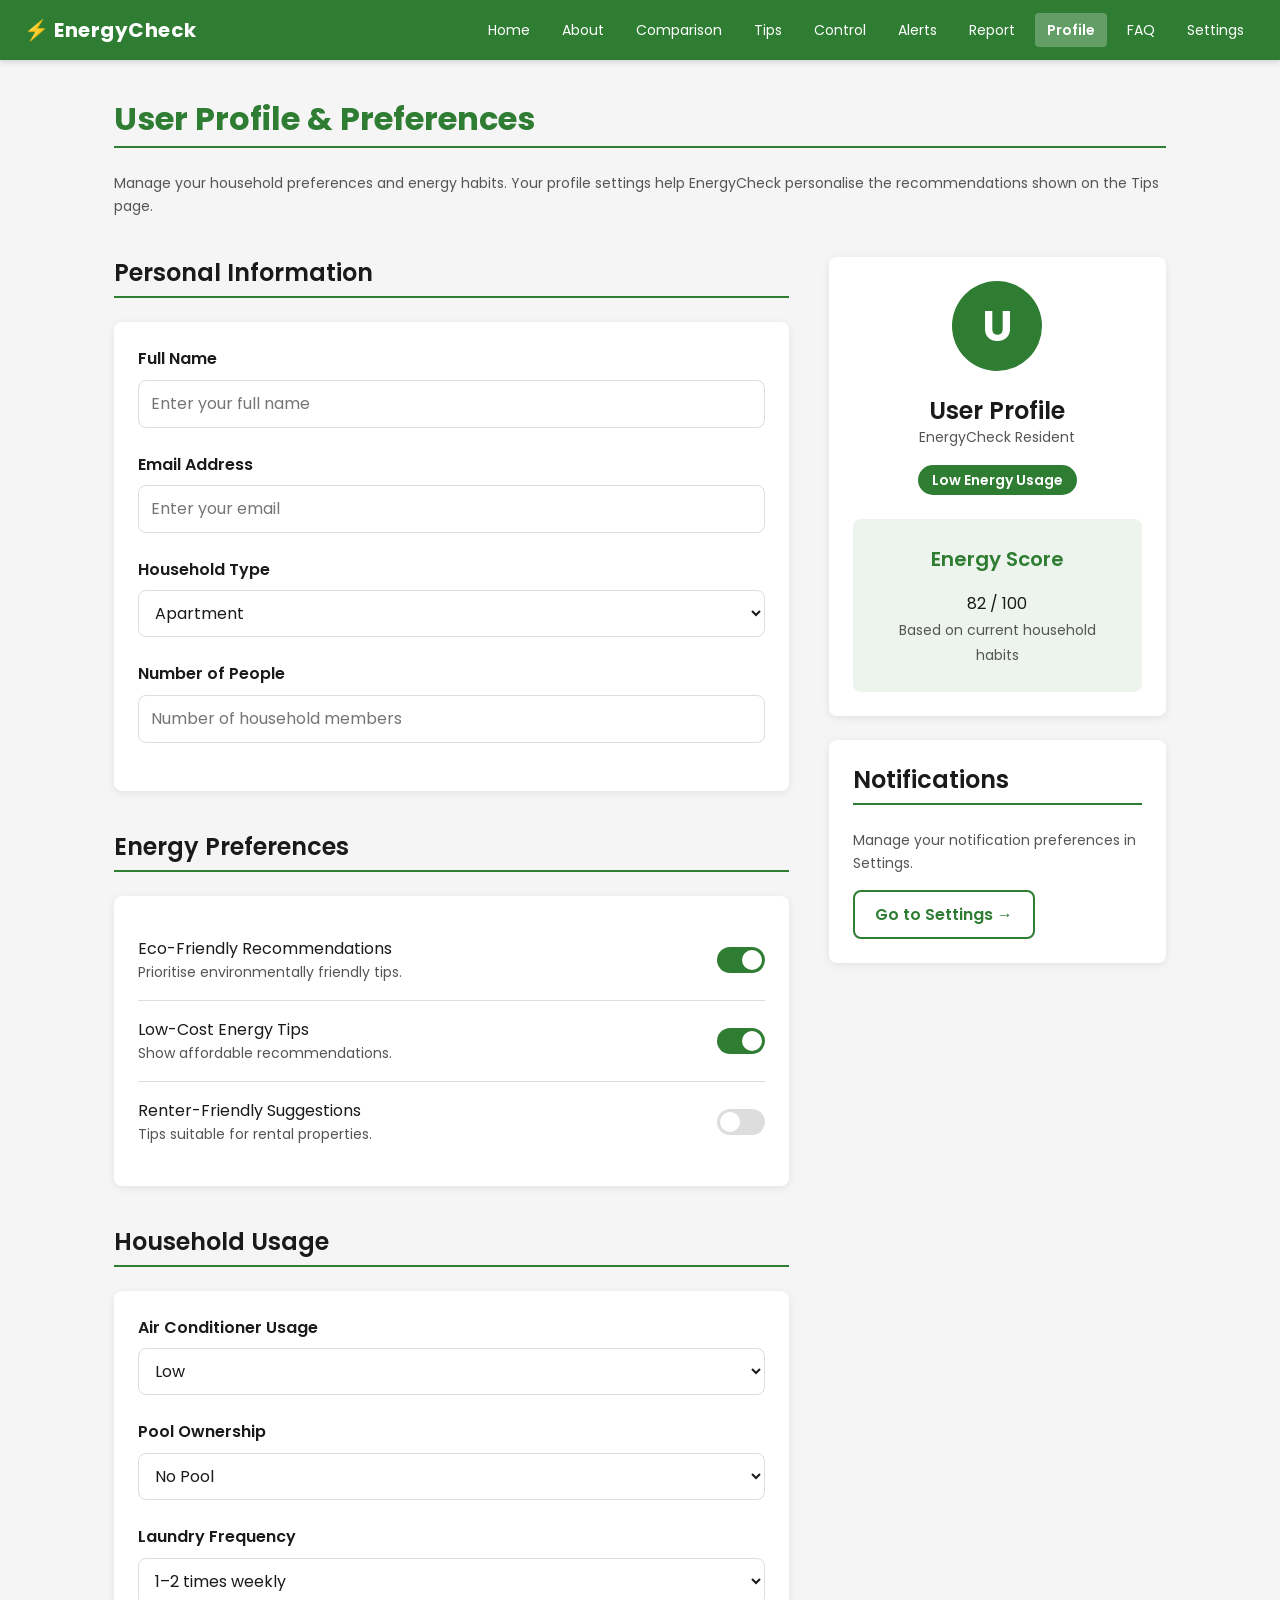
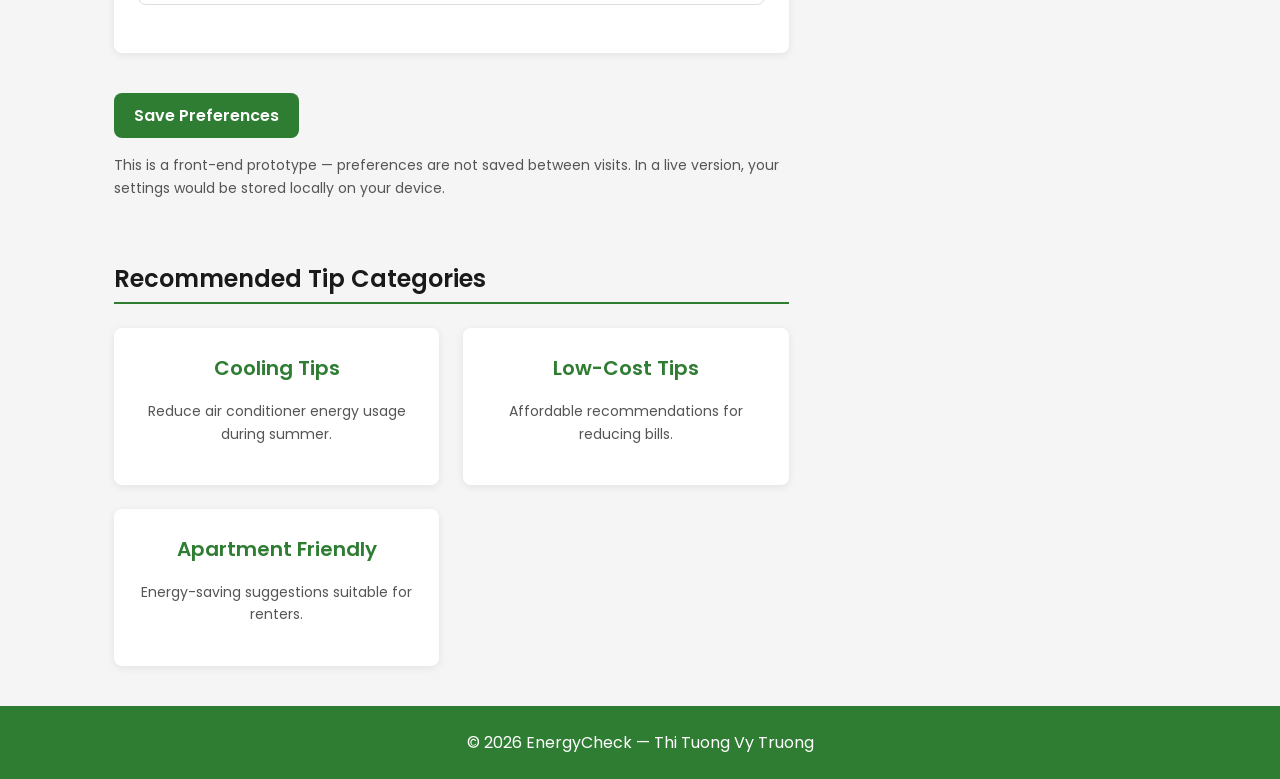
<file: profile.html>
<!DOCTYPE html>
<html lang="en">

<head>
    <!--
        EnergyCheck — Profile page
        Original author: Ayat Taher Abdul Wahed
        Updated by: Vy (Thi Tuong Vy Truong)
        Changes: removed Notifications section (moved to Settings page
        to avoid duplication), replaced "Save Preferences" button +
        always-visible success message with a prototype note.

        Purpose:
        Allows users to customise household and energy preferences.
        These preferences influence the personalised recommendations
        shown on the Tips page.

        Shared team stylesheet used for consistent branding/layout.
    -->

    <meta charset="UTF-8">
    <meta name="description"
        content="Set your household preferences to get personalised energy-saving recommendations from EnergyCheck.">
    <meta name="viewport" content="width=device-width, initial-scale=1.0">
    <title>EnergyCheck — Profile</title>

    <link rel="stylesheet" href="reset.css">
    <link rel="stylesheet" href="style.css">

    <style>
        /* PAGE LAYOUT */

        .profile-layout {
            display: grid;
            grid-template-columns: 2fr 1fr;
            gap: var(--space-lg);
            align-items: start;
        }

        .profile-sidebar {
            display: flex;
            flex-direction: column;
            gap: var(--space-md);
        }

        .profile-avatar {
            width: 90px;
            height: 90px;
            background-color: var(--color-primary);
            border-radius: 50%;
            color: white;
            display: flex;
            align-items: center;
            justify-content: center;
            font-size: 42px;
            font-weight: 700;
            margin: 0 auto var(--space-md);
        }

        .profile-card-center {
            text-align: center;
        }

        .energy-score-box {
            background-color: #edf3ed;
            border-radius: var(--radius-md);
            padding: var(--space-md);
            margin-top: var(--space-md);
        }

        .energy-score-box h3 {
            color: var(--color-primary);
            margin-bottom: var(--space-sm);
        }

        .save-message {
            color: var(--color-primary);
            font-weight: 600;
            margin-top: var(--space-sm);
        }

        /* HOVER EFFECTS */

        .card {
            transition: transform 0.2s ease, box-shadow 0.2s ease;
        }

        .card:hover {
            transform: translateY(-4px);
            box-shadow: 0 6px 14px rgba(0, 0, 0, 0.12);
        }

        .btn {
            transition: 0.2s ease;
        }

        .btn:hover {
            transform: translateY(-2px);
        }

        /* RECOMMENDED CATEGORIES */

        .recommend-grid {
            display: grid;
            grid-template-columns: repeat(auto-fit, minmax(220px, 1fr));
            gap: var(--space-md);
        }

        .recommend-card {
            text-align: center;
        }

        .recommend-card h3 {
            color: var(--color-primary);
            margin-bottom: var(--space-sm);
        }

        /* MOBILE */

        @media (max-width: 900px) {

            .profile-layout {
                grid-template-columns: 1fr;
            }
        }
    </style>
</head>

<body>

    <!-- NAVIGATION -->

    <header class="site-header">

        <span class="brand">⚡ EnergyCheck</span>

        <button id="navToggle" class="nav-toggle" aria-label="Open navigation menu" aria-expanded="false">
            <span></span><span></span><span></span>
        </button>

        <nav id="mainNav">
            <a href="index.html">Home</a>
            <a href="about.html">About</a>
            <a href="comparison.html">Comparison</a>
            <a href="tips.html">Tips</a>
            <a href="control.html">Control</a>
            <a href="alerts.html">Alerts</a>
            <a href="report.html">Report</a>
            <a href="profile.html" class="active">Profile</a>
            <a href="faq.html">FAQ</a>
            <a href="settings.html">Settings</a>
        </nav>

    </header>

    <main>

        <section class="page-section">

            <div class="container">

                <!-- PAGE TITLE -->

                <h1 class="section-title">User Profile & Preferences</h1>

                <p class="text-muted" style="margin-bottom: var(--space-lg);">
                    Manage your household preferences and energy habits.
                    Your profile settings help EnergyCheck personalise the
                    recommendations shown on the Tips page.
                </p>

                <div class="profile-layout">

                    <!-- LEFT SIDE -->

                    <div>

                        <!-- PERSONAL INFORMATION -->

                        <h2 class="section-title">Personal Information</h2>

                        <div class="card">

                            <div class="form-group">
                                <label>Full Name</label>
                                <input type="text" placeholder="Enter your full name">
                            </div>

                            <div class="form-group">
                                <label>Email Address</label>
                                <input type="email" placeholder="Enter your email">
                            </div>

                            <div class="form-group">
                                <label>Household Type</label>

                                <select>
                                    <option>Apartment</option>
                                    <option>Townhouse</option>
                                    <option>Detached House</option>
                                    <option>Shared Accommodation</option>
                                </select>
                            </div>

                            <div class="form-group">
                                <label>Number of People</label>
                                <input type="number" placeholder="Number of household members">
                            </div>

                        </div>

                        <!-- ENERGY PREFERENCES -->

                        <h2 class="section-title" style="margin-top: var(--space-lg);">
                            Energy Preferences
                        </h2>

                        <div class="card">

                            <div class="toggle-row">

                                <div class="toggle-label">
                                    Eco-Friendly Recommendations
                                    <span class="description">
                                        Prioritise environmentally friendly tips.
                                    </span>
                                </div>

                                <label class="toggle">
                                    <input type="checkbox" checked>
                                    <span class="toggle-slider"></span>
                                </label>

                            </div>

                            <div class="toggle-row">

                                <div class="toggle-label">
                                    Low-Cost Energy Tips
                                    <span class="description">
                                        Show affordable recommendations.
                                    </span>
                                </div>

                                <label class="toggle">
                                    <input type="checkbox" checked>
                                    <span class="toggle-slider"></span>
                                </label>

                            </div>

                            <div class="toggle-row">

                                <div class="toggle-label">
                                    Renter-Friendly Suggestions
                                    <span class="description">
                                        Tips suitable for rental properties.
                                    </span>
                                </div>

                                <label class="toggle">
                                    <input type="checkbox">
                                    <span class="toggle-slider"></span>
                                </label>

                            </div>

                        </div>

                        <!-- HOUSEHOLD USAGE -->

                        <h2 class="section-title" style="margin-top: var(--space-lg);">
                            Household Usage
                        </h2>

                        <div class="card">

                            <div class="form-group">
                                <label>Air Conditioner Usage</label>

                                <select>
                                    <option>Low</option>
                                    <option>Moderate</option>
                                    <option>High</option>
                                </select>
                            </div>

                            <div class="form-group">
                                <label>Pool Ownership</label>

                                <select>
                                    <option>No Pool</option>
                                    <option>Own Pool</option>
                                </select>
                            </div>

                            <div class="form-group">
                                <label>Laundry Frequency</label>

                                <select>
                                    <option>1–2 times weekly</option>
                                    <option>3–5 times weekly</option>
                                    <option>Daily</option>
                                </select>
                            </div>

                        </div>

                        <!-- SAVE BUTTON — updated by Vy.
                             Original version showed "Preferences saved successfully" permanently,
                             which appeared before the user clicked anything (looked like a bug).
                             Replaced with a prototype note explaining this is a front-end prototype. -->
                        <div style="margin-top: var(--space-lg);">
                            <button class="btn" aria-label="Save profile preferences">Save Preferences</button>
                            <p class="text-muted" style="margin-top: var(--space-sm);">
                                This is a front-end prototype — preferences are not saved between visits.
                                In a live version, your settings would be stored locally on your device.
                            </p>
                        </div>

                        <!-- RECOMMENDED TIP CATEGORIES -->

                        <h2 class="section-title" style="margin-top: var(--space-xl);">
                            Recommended Tip Categories
                        </h2>

                        <div class="recommend-grid">

                            <div class="card recommend-card">
                                <h3>Cooling Tips</h3>
                                <p class="text-muted">
                                    Reduce air conditioner energy usage during summer.
                                </p>
                            </div>

                            <div class="card recommend-card">
                                <h3>Low-Cost Tips</h3>
                                <p class="text-muted">
                                    Affordable recommendations for reducing bills.
                                </p>
                            </div>

                            <div class="card recommend-card">
                                <h3>Apartment Friendly</h3>
                                <p class="text-muted">
                                    Energy-saving suggestions suitable for renters.
                                </p>
                            </div>

                        </div>

                    </div>

                    <!-- RIGHT SIDEBAR -->

                    <div class="profile-sidebar">

                        <!-- USER CARD -->

                        <div class="card profile-card-center">

                            <div class="profile-avatar">
                                U
                            </div>

                            <h2>User Profile</h2>

                            <p class="text-muted">
                                EnergyCheck Resident
                            </p>

                            <div style="margin-top: var(--space-sm);">
                                <span class="status-badge low">
                                    Low Energy Usage
                                </span>
                            </div>

                            <div class="energy-score-box">

                                <h3>Energy Score</h3>

                                <p style="margin-bottom: 0;">
                                    82 / 100
                                </p>

                                <span class="text-muted">
                                    Based on current household habits
                                </span>

                            </div>

                        </div>

                        <!-- NOTIFICATIONS — removed by Vy to avoid duplication with Settings page.
                             Notification preferences are managed in settings.html instead. -->
                        <div class="card">
                            <h2 class="section-title">Notifications</h2>
                            <p class="text-muted" style="margin-bottom: var(--space-sm);">
                                Manage your notification preferences in Settings.
                            </p>
                            <a href="settings.html#notifications" class="btn btn-outline">Go to Settings →</a>
                        </div>

                    </div>

                </div>

            </div>

        </section>

    </main>

    <!-- FOOTER -->

    <footer class="site-footer">
        <p>© 2026 EnergyCheck — Thi Tuong Vy Truong</p>
    </footer>

    <!-- MOBILE NAVIGATION -->

    <script src="nav.js"></script>
</body>

</html>
</file>
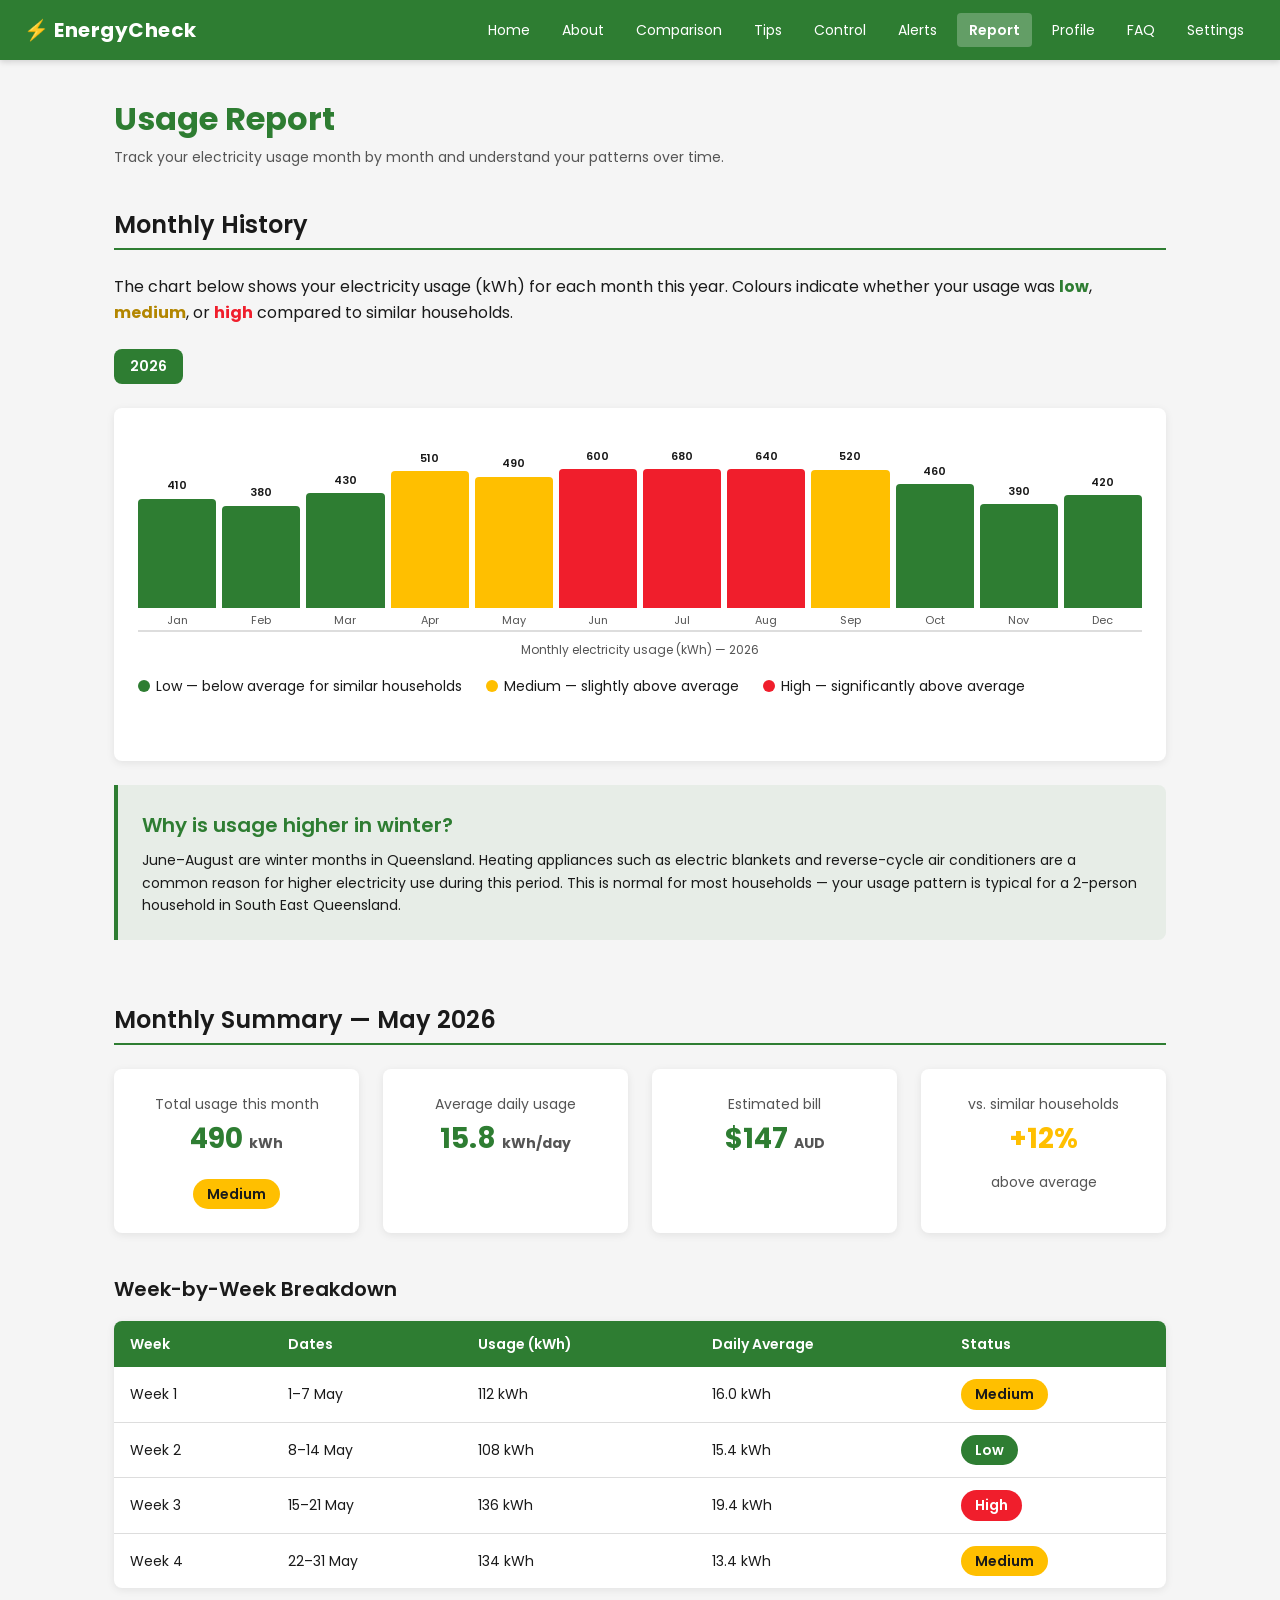
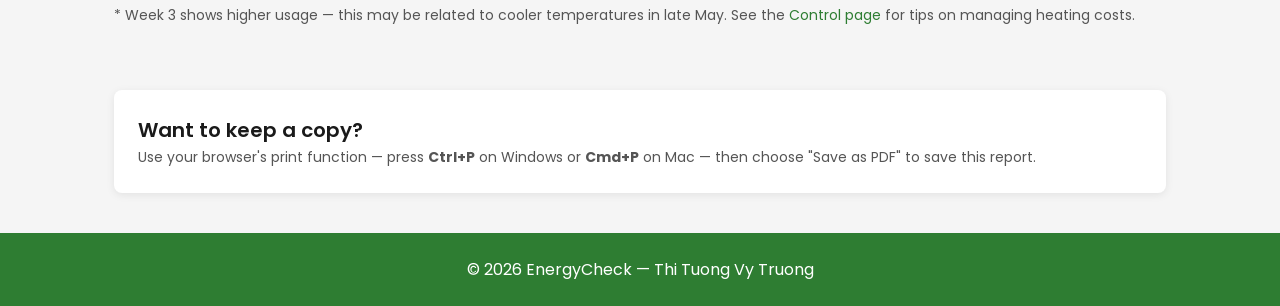
<file: report.html>
<!DOCTYPE html>
<html lang="en">

<head>
    <!--
        EnergyCheck — usage report page
        Vy (Thi Tuong Vy Truong)
        Month-by-month history (FR2) and monthly summary (FR4).
        Includes context callout — addresses evaluator feedback that
        graphs needed more explanation.
    -->
    <meta charset="UTF-8">
    <meta name="description"
        content="Your monthly electricity usage report — track usage week by week and understand your patterns over time.">
    <meta name="viewport" content="width=device-width, initial-scale=1.0">
    <title>Usage Report — EnergyCheck</title>
    <link rel="stylesheet" href="reset.css">
    <link rel="stylesheet" href="style.css">
    <link rel="stylesheet" href="print.css" media="print">

    <style>
        /* year label — static, no tabs needed for a front-end only site */
        .year-label {
            display: inline-block;
            padding: 6px 16px;
            border-radius: var(--radius-md);
            background-color: var(--color-primary);
            color: var(--color-white);
            font-size: var(--font-size-small);
            font-weight: 600;
            margin-bottom: var(--space-md);
        }

        /* stat summary cards */
        .stat-grid {
            display: grid;
            grid-template-columns: repeat(auto-fit, minmax(180px, 1fr));
            gap: var(--space-md);
            margin-bottom: var(--space-lg);
        }

        .stat-card {
            background-color: var(--color-white);
            border-radius: var(--radius-md);
            padding: var(--space-md);
            box-shadow: 0 2px 8px rgba(0, 0, 0, 0.08);
            text-align: center;
        }

        .stat-card .stat-label {
            font-size: var(--font-size-small);
            color: var(--color-text-light);
            margin-bottom: var(--space-xs);
        }

        .stat-card .stat-value {
            font-size: 28px;
            font-weight: 700;
            color: var(--color-primary);
            line-height: 1.1;
        }

        .stat-card .stat-unit {
            font-size: var(--font-size-small);
            color: var(--color-text-light);
        }

        /* bar chart built with flexbox — no library needed.
           Each .bar-wrap is a flex column; the .bar height is set
           inline as a percentage of the tallest month (July = 100%). */
        .bar-chart {
            display: flex;
            align-items: flex-end;
            gap: 6px;
            height: 200px;
            padding-top: var(--space-sm);
            border-bottom: 2px solid var(--color-border);
            margin-bottom: var(--space-xs);
        }

        .bar-wrap {
            flex: 1;
            display: flex;
            flex-direction: column;
            align-items: center;
            gap: 4px;
            height: 100%;
            justify-content: flex-end;
        }

        .bar {
            width: 100%;
            border-radius: var(--radius-sm) var(--radius-sm) 0 0;
            min-height: 4px;
            transition: opacity 0.2s;
            /* MDN — dims bar on hover */
        }

        .bar:hover {
            opacity: 0.8;
        }

        /* bar colour matches the FR1 status indicator */
        .bar.low {
            background-color: var(--status-low);
        }

        .bar.medium {
            background-color: var(--status-medium);
        }

        .bar.high {
            background-color: var(--status-high);
        }

        .bar-value {
            font-size: 11px;
            font-weight: 600;
            color: var(--color-text);
            white-space: nowrap;
        }

        .bar-month {
            font-size: 11px;
            color: var(--color-text-light);
            white-space: nowrap;
        }

        .chart-axis-label {
            font-size: 12px;
            color: var(--color-text-light);
            margin-top: 4px;
            text-align: center;
        }

        .chart-legend {
            display: flex;
            gap: var(--space-md);
            flex-wrap: wrap;
            margin-top: var(--space-sm);
            margin-bottom: var(--space-lg);
        }

        .legend-item {
            display: flex;
            align-items: center;
            gap: 6px;
            font-size: var(--font-size-small);
        }

        .legend-dot {
            width: 12px;
            height: 12px;
            border-radius: 50%;
            flex-shrink: 0;
        }

        /* weekly breakdown table */
        .usage-table {
            width: 100%;
            border-collapse: collapse;
            background-color: var(--color-white);
            border-radius: var(--radius-md);
            overflow: hidden;
            box-shadow: 0 2px 8px rgba(0, 0, 0, 0.08);
        }

        .usage-table th {
            background-color: var(--color-primary);
            color: var(--color-white);
            padding: 12px var(--space-sm);
            text-align: left;
            font-size: var(--font-size-small);
            font-weight: 600;
        }

        .usage-table td {
            padding: 12px var(--space-sm);
            font-size: var(--font-size-small);
            border-bottom: 1px solid var(--color-border);
        }

        .usage-table tr:last-child td {
            border-bottom: none;
        }

        .usage-table tr:hover td {
            background-color: rgba(46, 125, 50, 0.04);
        }

        /* callout box — used to add context below the chart */
        .context-box {
            background-color: rgba(46, 125, 50, 0.07);
            border-left: 4px solid var(--color-primary);
            border-radius: 0 var(--radius-md) var(--radius-md) 0;
            padding: var(--space-md);
        }

        .context-box h3 {
            margin-bottom: var(--space-xs);
            color: var(--color-primary);
        }

        .context-box p {
            margin: 0;
            font-size: var(--font-size-small);
        }

        /* shrink chart on small screens */
        @media (max-width: 600px) {
            .bar-chart {
                height: 140px;
            }

            .bar-value {
                display: none;
            }
        }
    </style>
</head>

<body>

    <!-- shared header — copy this block into every page,
         change class="active" to match the current page -->
    <header class="site-header">
        <span class="brand">⚡ EnergyCheck</span>

        <button id="navToggle" class="nav-toggle" aria-label="Open navigation menu" aria-expanded="false">
            <span></span><span></span><span></span>
        </button>

        <nav id="mainNav">
            <a href="index.html">Home</a>
            <a href="about.html">About</a>
            <a href="comparison.html">Comparison</a>
            <a href="tips.html">Tips</a>
            <a href="control.html">Control</a>
            <a href="alerts.html">Alerts</a>
            <a href="report.html" class="active">Report</a>
            <a href="profile.html">Profile</a>
            <a href="faq.html">FAQ</a>
            <a href="settings.html">Settings</a>
        </nav>
    </header>

    <main>
        <div class="container page-section">

            <h1>Usage Report</h1>
            <p class="text-muted" style="margin-top: 8px; margin-bottom: var(--space-lg);">
                Track your electricity usage month by month and understand your patterns over time.
            </p>

            <!-- month-by-month history (FR2) -->
            <section style="margin-bottom: var(--space-xl);">
                <h2 class="section-title">Monthly History</h2>
                <p style="margin-bottom: var(--space-md);">
                    The chart below shows your electricity usage (kWh) for each month this year.
                    Colours indicate whether your usage was
                    <strong style="color: var(--status-low)">low</strong>,
                    <strong style="color: #b38600">medium</strong>, or
                    <strong style="color: var(--status-high)">high</strong>
                    compared to similar households.
                </p>

                <span class="year-label">2026</span>

                <div class="card">
                    <!-- heights are percentages relative to the tallest bar (Jul = 680 kWh = 100%) -->
                    <div class="bar-chart">

                        <div class="bar-wrap">
                            <span class="bar-value">410</span>
                            <div class="bar low" style="height: 60%;" title="Jan — 410 kWh — Low"></div>
                            <span class="bar-month">Jan</span>
                        </div>
                        <div class="bar-wrap">
                            <span class="bar-value">380</span>
                            <div class="bar low" style="height: 56%;" title="Feb — 380 kWh — Low"></div>
                            <span class="bar-month">Feb</span>
                        </div>
                        <div class="bar-wrap">
                            <span class="bar-value">430</span>
                            <div class="bar low" style="height: 63%;" title="Mar — 430 kWh — Low"></div>
                            <span class="bar-month">Mar</span>
                        </div>
                        <div class="bar-wrap">
                            <span class="bar-value">510</span>
                            <div class="bar medium" style="height: 75%;" title="Apr — 510 kWh — Medium"></div>
                            <span class="bar-month">Apr</span>
                        </div>
                        <div class="bar-wrap">
                            <span class="bar-value">490</span>
                            <div class="bar medium" style="height: 72%;" title="May — 490 kWh — Medium"></div>
                            <span class="bar-month">May</span>
                        </div>
                        <div class="bar-wrap">
                            <span class="bar-value">600</span>
                            <div class="bar high" style="height: 88%;" title="Jun — 600 kWh — High"></div>
                            <span class="bar-month">Jun</span>
                        </div>
                        <div class="bar-wrap">
                            <span class="bar-value">680</span>
                            <div class="bar high" style="height: 100%;" title="Jul — 680 kWh — High"></div>
                            <span class="bar-month">Jul</span>
                        </div>
                        <div class="bar-wrap">
                            <span class="bar-value">640</span>
                            <div class="bar high" style="height: 94%;" title="Aug — 640 kWh — High"></div>
                            <span class="bar-month">Aug</span>
                        </div>
                        <div class="bar-wrap">
                            <span class="bar-value">520</span>
                            <div class="bar medium" style="height: 76%;" title="Sep — 520 kWh — Medium"></div>
                            <span class="bar-month">Sep</span>
                        </div>
                        <div class="bar-wrap">
                            <span class="bar-value">460</span>
                            <div class="bar low" style="height: 68%;" title="Oct — 460 kWh — Low"></div>
                            <span class="bar-month">Oct</span>
                        </div>
                        <div class="bar-wrap">
                            <span class="bar-value">390</span>
                            <div class="bar low" style="height: 57%;" title="Nov — 390 kWh — Low"></div>
                            <span class="bar-month">Nov</span>
                        </div>
                        <div class="bar-wrap">
                            <span class="bar-value">420</span>
                            <div class="bar low" style="height: 62%;" title="Dec — 420 kWh — Low"></div>
                            <span class="bar-month">Dec</span>
                        </div>

                    </div>
                    <p class="chart-axis-label">Monthly electricity usage (kWh) — 2026</p>

                    <div class="chart-legend">
                        <div class="legend-item">
                            <div class="legend-dot" style="background-color: var(--status-low);"></div>
                            <span>Low — below average for similar households</span>
                        </div>
                        <div class="legend-item">
                            <div class="legend-dot" style="background-color: var(--status-medium);"></div>
                            <span>Medium — slightly above average</span>
                        </div>
                        <div class="legend-item">
                            <div class="legend-dot" style="background-color: var(--status-high);"></div>
                            <span>High — significantly above average</span>
                        </div>
                    </div>
                </div>

                <!-- context callout — added after evaluators said graphs needed more explanation -->
                <div class="context-box" style="margin-top: var(--space-md);">
                    <h3>Why is usage higher in winter?</h3>
                    <p>
                        June–August are winter months in Queensland. Heating appliances such as
                        electric blankets and reverse-cycle air conditioners are a common reason
                        for higher electricity use during this period. This is normal for most
                        households — your usage pattern is typical for a 2-person household in
                        South East Queensland.
                    </p>
                </div>
            </section>

            <!-- monthly summary (FR4) -->
            <section style="margin-bottom: var(--space-xl);">
                <h2 class="section-title">Monthly Summary — May 2026</h2>

                <div class="stat-grid">
                    <div class="stat-card">
                        <p class="stat-label">Total usage this month</p>
                        <p class="stat-value">490 <span class="stat-unit">kWh</span></p>
                        <span class="status-badge medium" style="margin-top: 8px; display: inline-block;">Medium</span>
                    </div>
                    <div class="stat-card">
                        <p class="stat-label">Average daily usage</p>
                        <p class="stat-value">15.8 <span class="stat-unit">kWh/day</span></p>
                    </div>
                    <div class="stat-card">
                        <p class="stat-label">Estimated bill</p>
                        <p class="stat-value">$147 <span class="stat-unit">AUD</span></p>
                    </div>
                    <div class="stat-card">
                        <p class="stat-label">vs. similar households</p>
                        <p class="stat-value" style="color: var(--status-medium);">+12%</p>
                        <p class="stat-unit">above average</p>
                    </div>
                </div>

                <h3 style="margin-bottom: var(--space-sm);">Week-by-Week Breakdown</h3>
                <table class="usage-table">
                    <thead>
                        <tr>
                            <th>Week</th>
                            <th>Dates</th>
                            <th>Usage (kWh)</th>
                            <th>Daily Average</th>
                            <th>Status</th>
                        </tr>
                    </thead>
                    <tbody>
                        <tr>
                            <td>Week 1</td>
                            <td>1–7 May</td>
                            <td>112 kWh</td>
                            <td>16.0 kWh</td>
                            <td><span class="status-badge medium">Medium</span></td>
                        </tr>
                        <tr>
                            <td>Week 2</td>
                            <td>8–14 May</td>
                            <td>108 kWh</td>
                            <td>15.4 kWh</td>
                            <td><span class="status-badge low">Low</span></td>
                        </tr>
                        <tr>
                            <td>Week 3</td>
                            <td>15–21 May</td>
                            <td>136 kWh</td>
                            <td>19.4 kWh</td>
                            <td><span class="status-badge high">High</span></td>
                        </tr>
                        <tr>
                            <td>Week 4</td>
                            <td>22–31 May</td>
                            <td>134 kWh</td>
                            <td>13.4 kWh</td>
                            <td><span class="status-badge medium">Medium</span></td>
                        </tr>
                    </tbody>
                </table>

                <p class="text-muted" style="margin-top: var(--space-sm);">
                    * Week 3 shows higher usage — this may be related to cooler temperatures in late May.
                    See the <a href="control.html">Control page</a> for tips on managing heating costs.
                </p>
            </section>

            <section>
                <div class="card" style="display: flex; align-items: center; gap: var(--space-md); flex-wrap: wrap;">
                    <div>
                        <h3>Want to keep a copy?</h3>
                        <p class="text-muted" style="margin: 0;">
                            Use your browser's print function — press <strong>Ctrl+P</strong> on Windows
                            or <strong>Cmd+P</strong> on Mac — then choose "Save as PDF" to save this report.
                        </p>
                    </div>
                </div>
            </section>

        </div>
    </main>

    <footer class="site-footer">
        <p>© 2026 EnergyCheck — Thi Tuong Vy Truong</p>
    </footer>

    <script src="nav.js"></script>
    <script src="tooltips.js"></script>
</body>

</html>
</file>
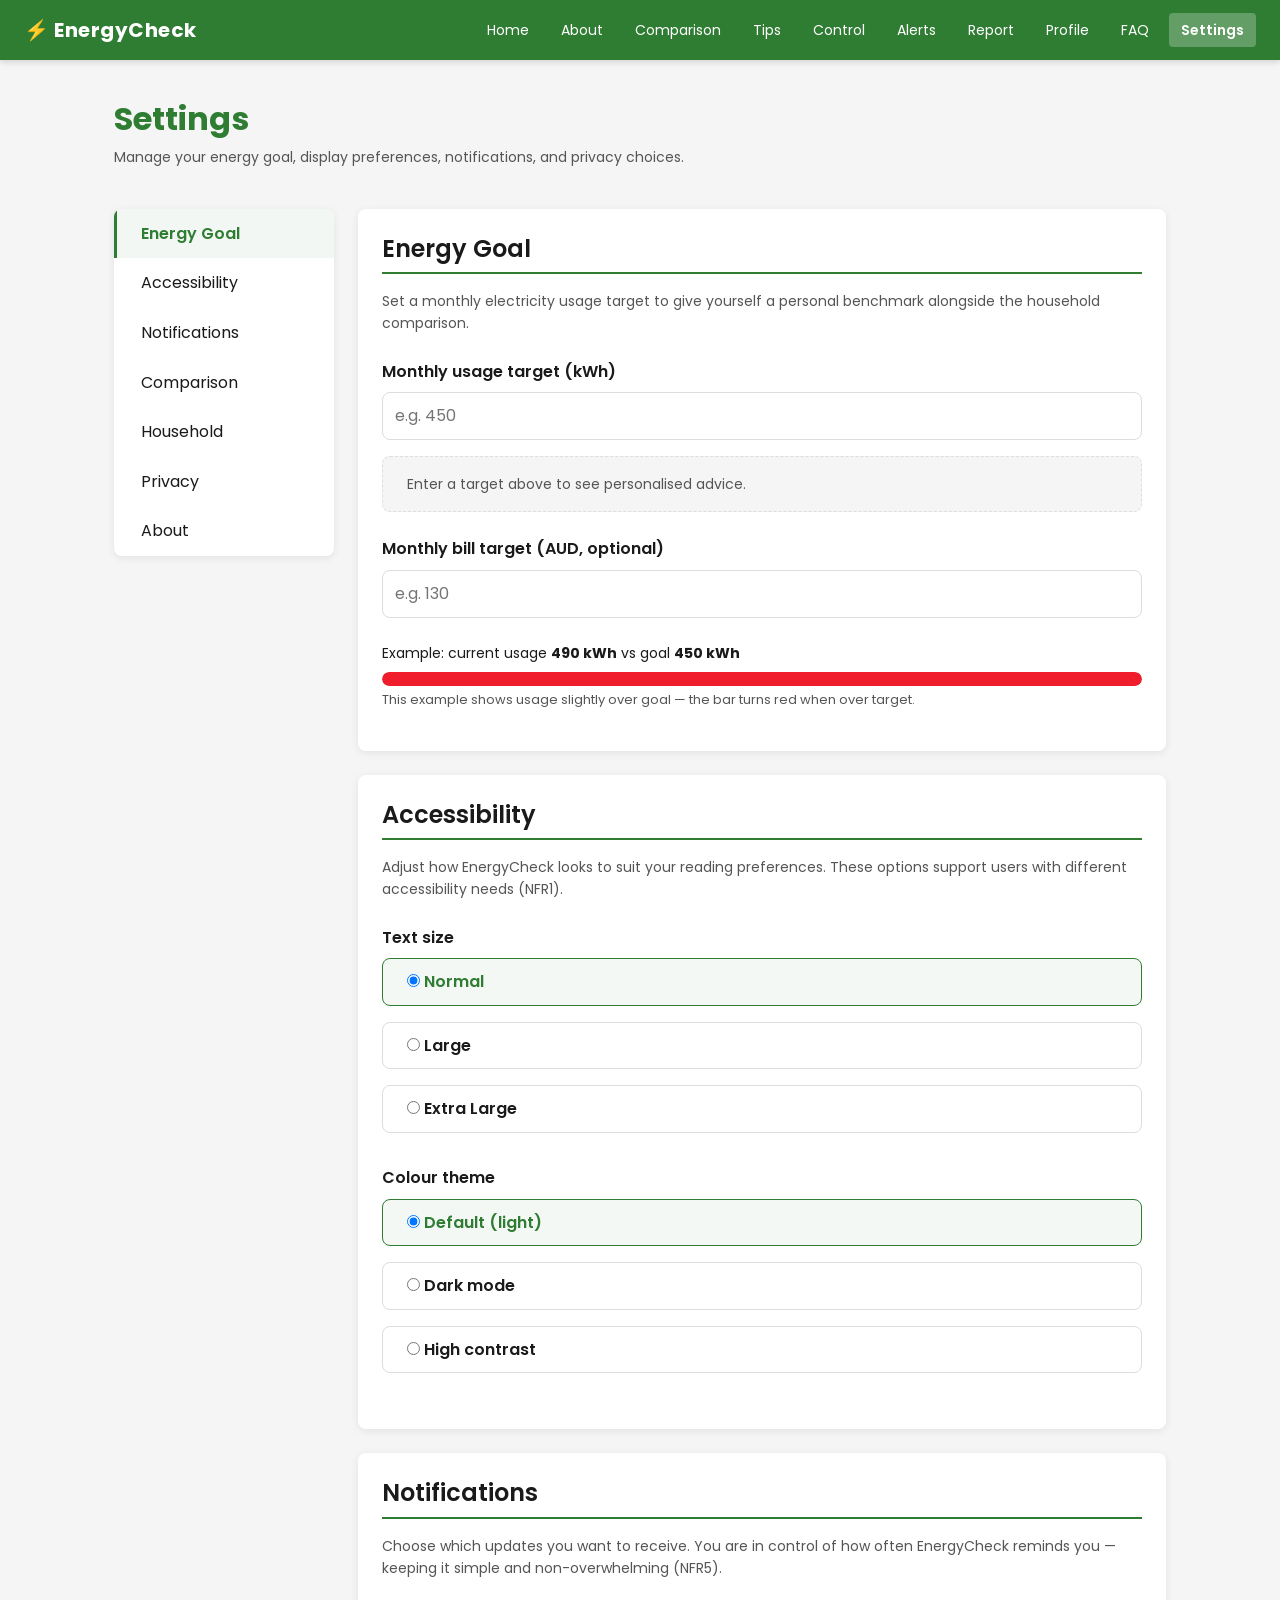
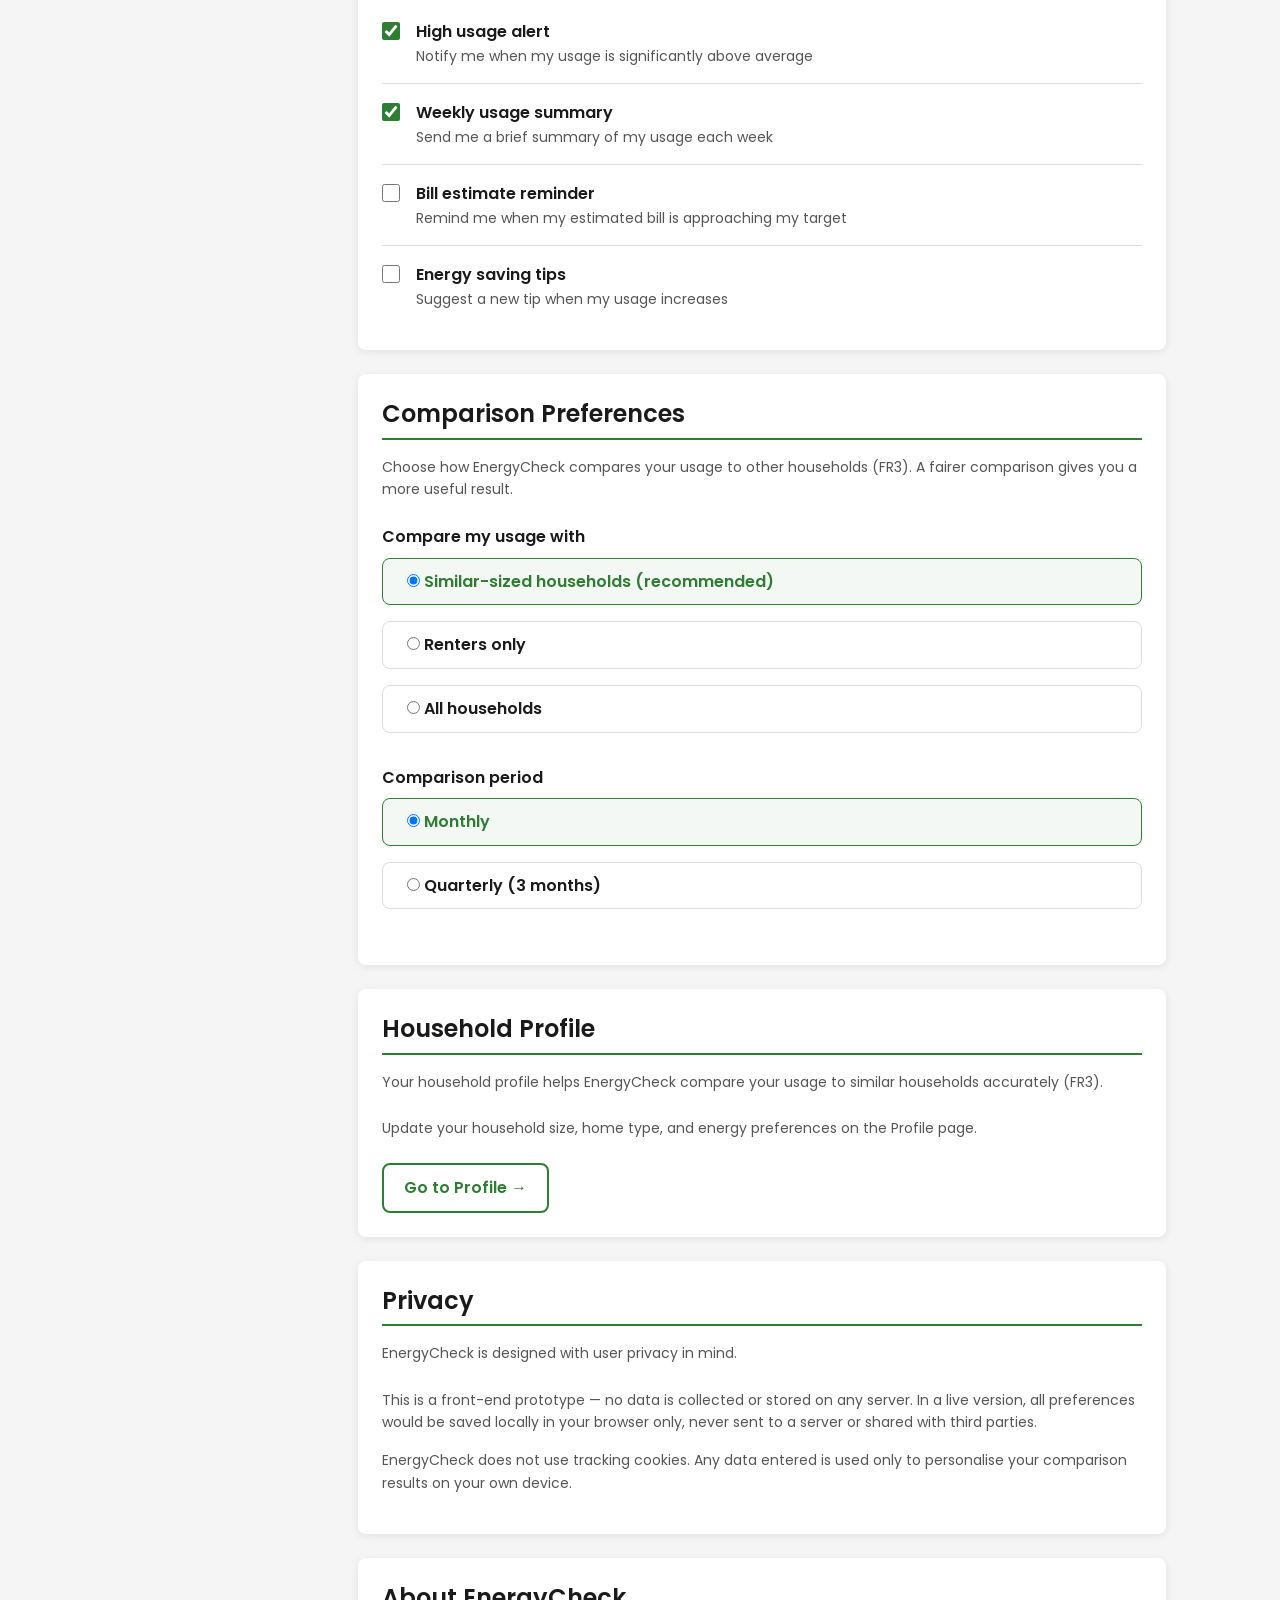
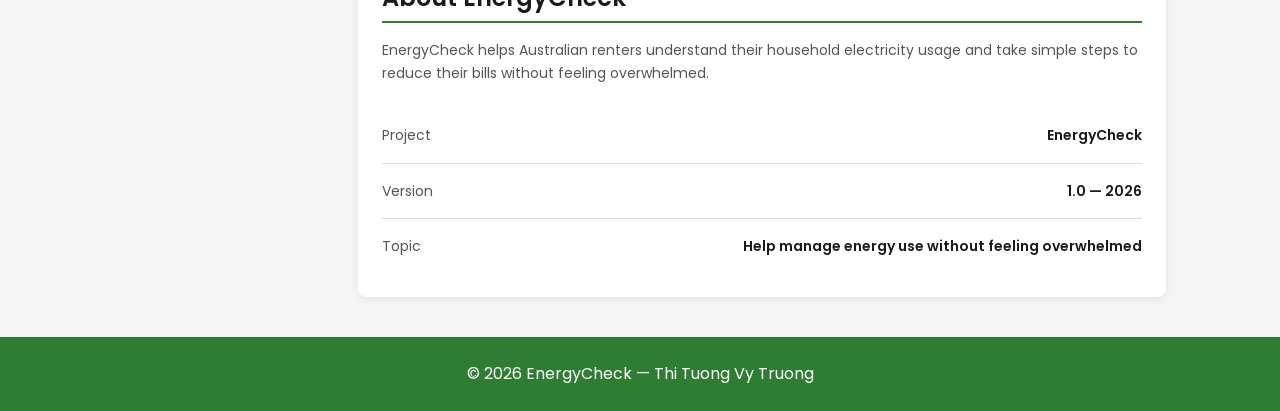
<file: settings.html>
<!DOCTYPE html>
<html lang="en">

<head>
    <!--
        EnergyCheck — settings page
        Vy (Thi Tuong Vy Truong)
        Energy goal, accessibility, notifications, comparison preferences,
        household profile (link to profile.html), privacy, about.
        Updated: replaced static household profile card with link to
        profile.html to avoid duplication with Ayat's Profile page.
    -->
    <meta charset="UTF-8">
    <meta name="description"
        content="Adjust your EnergyCheck settings — energy goal, dark mode, notifications, and privacy preferences.">
    <meta name="viewport" content="width=device-width, initial-scale=1.0">
    <title>Settings — EnergyCheck</title>
    <link rel="stylesheet" href="reset.css">
    <link rel="stylesheet" href="style.css">

    <style>
        /* settings layout — sidebar + panel using CSS Grid (Week 5 workshop) */
        .settings-layout {
            display: grid;
            gap: var(--space-md);
            grid-template-columns: 220px 1fr;
            align-items: start;
        }

        .settings-nav {
            background-color: var(--color-white);
            border-radius: var(--radius-md);
            box-shadow: 0 2px 8px rgba(0, 0, 0, 0.08);
            overflow: hidden;
        }

        .settings-nav a {
            display: block;
            padding: 12px var(--space-md);
            font-size: var(--font-size-body);
            color: var(--color-text);
            border-left: 3px solid transparent;
            transition: background-color 0.15s, border-color 0.15s;
            /* MDN */
        }

        .settings-nav a:hover {
            background-color: var(--color-bg);
            text-decoration: none;
        }

        .settings-nav a.active {
            border-left-color: var(--color-primary);
            color: var(--color-primary);
            font-weight: 600;
            background-color: rgba(46, 125, 50, 0.06);
        }

        .settings-panel {
            display: flex;
            flex-direction: column;
            gap: var(--space-md);
        }

        .settings-section-title {
            font-size: var(--font-size-h2);
            font-weight: 600;
            color: var(--color-text);
            margin-bottom: var(--space-sm);
            padding-bottom: var(--space-xs);
            border-bottom: 2px solid var(--color-primary);
        }

        /* prototype note — amber callout box */
        .prototype-note {
            background-color: rgba(255, 191, 0, 0.12);
            border-left: 4px solid var(--color-secondary);
            border-radius: 0 var(--radius-md) var(--radius-md) 0;
            padding: var(--space-sm) var(--space-md);
            margin-bottom: var(--space-md);
        }

        .prototype-note p {
            margin: 0;
            font-size: var(--font-size-small);
            color: var(--color-text-light);
        }

        /* goal feedback — shown/hidden using CSS :placeholder-shown trick.
           When the input still shows its placeholder (empty), .goal-empty shows.
           When the user has typed something, .goal-filled shows instead.
           Source: MDN Web Docs, :placeholder-shown pseudo-class */
        .goal-feedback {
            margin-top: var(--space-sm);
            padding: var(--space-sm) var(--space-md);
            border-radius: var(--radius-md);
            font-size: var(--font-size-small);
        }

        .goal-empty {
            background-color: var(--color-bg);
            color: var(--color-text-light);
            border: 1.5px dashed var(--color-border);
        }

        .goal-filled {
            background-color: rgba(46, 125, 50, 0.08);
            border-left: 4px solid var(--color-primary);
            border-radius: 0 var(--radius-md) var(--radius-md) 0;
            color: var(--color-primary);
            font-weight: 600;
            /* hidden by default — shown when input is NOT showing placeholder */
            display: none;
        }

        /* :placeholder-shown = input is empty (placeholder visible) */
        #goalKwh:placeholder-shown~.goal-empty {
            display: block;
        }

        #goalKwh:placeholder-shown~.goal-filled {
            display: none;
        }

        /* :not(:placeholder-shown) = user has typed something */
        #goalKwh:not(:placeholder-shown)~.goal-empty {
            display: none;
        }

        #goalKwh:not(:placeholder-shown)~.goal-filled {
            display: block;
        }

        /* goal bar */
        .goal-bar-wrap {
            background-color: var(--color-border);
            border-radius: var(--radius-md);
            height: 14px;
            margin-top: var(--space-xs);
            overflow: hidden;
        }

        .goal-bar {
            height: 100%;
            border-radius: var(--radius-md);
            background-color: var(--status-medium);
        }

        /* accessibility — radio button group (HTML Forms, Week 7 workshop) */
        .radio-group {
            display: flex;
            flex-direction: column;
            gap: var(--space-xs);
            margin-top: var(--space-xs);
        }

        .radio-option {
            display: flex;
            align-items: center;
            gap: var(--space-sm);
            padding: 10px var(--space-md);
            border: 1.5px solid var(--color-border);
            border-radius: var(--radius-md);
            cursor: pointer;
            font-size: var(--font-size-body);
        }

        /* highlight the selected radio option using :has() — MDN */
        .radio-option:has(input[type="radio"]:checked) {
            border-color: var(--color-primary);
            background-color: rgba(46, 125, 50, 0.05);
            color: var(--color-primary);
            font-weight: 600;
        }

        /* notification checkboxes */
        .checkbox-option {
            display: flex;
            align-items: flex-start;
            gap: var(--space-sm);
            padding-top: var(--space-sm);
            padding-bottom: var(--space-sm);
            border-bottom: 1px solid var(--color-border);
        }

        .checkbox-option:last-child {
            border-bottom: none;
        }

        .checkbox-option input[type="checkbox"] {
            margin-top: 3px;
            flex-shrink: 0;
            accent-color: var(--color-primary);
            width: 18px;
            height: 18px;
        }

        .checkbox-option .opt-label {
            font-size: var(--font-size-body);
            font-weight: 600;
        }

        .checkbox-option .opt-desc {
            display: block;
            font-size: var(--font-size-small);
            color: var(--color-text-light);
            font-weight: 400;
        }

        /* household summary — static display card (FR3) */
        .profile-summary {
            display: grid;
            grid-template-columns: 1fr 1fr;
            gap: var(--space-sm);
            margin-top: var(--space-sm);
        }

        .profile-item {
            background-color: var(--color-bg);
            border-radius: var(--radius-md);
            padding: var(--space-sm) var(--space-md);
        }

        .profile-item .profile-label {
            font-size: var(--font-size-small);
            color: var(--color-text-light);
            margin-bottom: 4px;
        }

        .profile-item .profile-value {
            font-size: var(--font-size-body);
            font-weight: 600;
            color: var(--color-text);
        }

        /* about info rows */
        .info-row {
            display: flex;
            justify-content: space-between;
            padding-top: var(--space-sm);
            padding-bottom: var(--space-sm);
            border-bottom: 1px solid var(--color-border);
            font-size: var(--font-size-small);
        }

        .info-row:last-child {
            border-bottom: none;
        }

        .info-row .info-label {
            color: var(--color-text-light);
        }

        .info-row .info-value {
            font-weight: 600;
            color: var(--color-text);
        }

        /* mobile — stack sidebar */
        @media (max-width: 700px) {
            .settings-layout {
                grid-template-columns: 1fr;
            }

            .settings-nav {
                display: flex;
                flex-wrap: wrap;
                gap: 0;
            }

            .settings-nav a {
                border-left: none;
                border-bottom: 3px solid transparent;
                flex: 1;
                text-align: center;
                font-size: var(--font-size-small);
                padding: 10px 8px;
            }

            .settings-nav a.active {
                border-bottom-color: var(--color-primary);
                border-left-color: transparent;
            }

            .profile-summary {
                grid-template-columns: 1fr;
            }
        }
    </style>
</head>

<body>

    <header class="site-header">
        <span class="brand">⚡ EnergyCheck</span>
        <button id="navToggle" class="nav-toggle" aria-label="Open navigation menu" aria-expanded="false">
            <span></span><span></span><span></span>
        </button>

        <nav id="mainNav">
            <a href="index.html">Home</a>
            <a href="about.html">About</a>
            <a href="comparison.html">Comparison</a>
            <a href="tips.html">Tips</a>
            <a href="control.html">Control</a>
            <a href="alerts.html">Alerts</a>
            <a href="report.html">Report</a>
            <a href="profile.html">Profile</a>
            <a href="faq.html">FAQ</a>
            <a href="settings.html" class="active">Settings</a>
        </nav>
    </header>

    <main>
        <div class="container page-section">

            <h1>Settings</h1>
            <p class="text-muted" style="margin-top: 8px; margin-bottom: var(--space-lg);">
                Manage your energy goal, display preferences, notifications, and privacy choices.
            </p>

            <div class="settings-layout">

                <nav class="settings-nav" aria-label="Settings sections">
                    <a href="#goal" class="active">Energy Goal</a>
                    <a href="#accessibility">Accessibility</a>
                    <a href="#notifications">Notifications</a>
                    <a href="#comparison">Comparison</a>
                    <a href="#household">Household</a>
                    <a href="#privacy">Privacy</a>
                    <a href="#about">About</a>
                </nav>

                <div class="settings-panel">

                    <!-- 1. ENERGY GOAL — form inputs + CSS :placeholder-shown feedback -->
                    <section class="card" id="goal">
                        <h2 class="settings-section-title">Energy Goal</h2>
                        <p class="text-muted" style="margin-bottom: var(--space-md);">
                            Set a monthly electricity usage target to give yourself a personal benchmark
                            alongside the household comparison.
                        </p>

                        <div class="form-group">
                            <label for="goalKwh">Monthly usage target (kWh)</label>
                            <input type="number" id="goalKwh" placeholder="e.g. 450" min="50" max="2000">

                            <!-- CSS :placeholder-shown trick — no JS needed.
                                 Empty state shows the dashed box; filled state shows the green advice.
                                 Source: MDN Web Docs, :placeholder-shown -->
                            <p class="goal-feedback goal-empty">
                                Enter a target above to see personalised advice.
                            </p>
                            <p class="goal-feedback goal-filled">
                                ✓ Goal saved. Check your Report page to track your progress against this target.
                            </p>
                        </div>

                        <div class="form-group">
                            <label for="goalBill">Monthly bill target (AUD, optional)</label>
                            <input type="number" id="goalBill" placeholder="e.g. 130" min="10" max="1000">
                        </div>

                        <!-- Static example bar — current month vs example goal -->
                        <p style="margin-bottom: var(--space-xs); font-size: var(--font-size-small);">
                            Example: current usage <strong>490 kWh</strong> vs goal <strong>450 kWh</strong>
                        </p>
                        <div class="goal-bar-wrap">
                            <div class="goal-bar" style="width: 100%; background-color: var(--status-high);"></div>
                        </div>
                        <p class="text-muted" style="margin-top: 4px; font-size: 13px;">
                            This example shows usage slightly over goal — the bar turns red when over target.
                        </p>
                    </section>

                    <!-- 2. ACCESSIBILITY — radio buttons (HTML Forms, Week 7 workshop)
                         NFR1 (plain English) and Week 5 Universal Design lecture -->
                    <section class="card" id="accessibility">
                        <h2 class="settings-section-title">Accessibility</h2>
                        <p class="text-muted" style="margin-bottom: var(--space-md);">
                            Adjust how EnergyCheck looks to suit your reading preferences.
                            These options support users with different accessibility needs (NFR1).
                        </p>

                        <div class="form-group">
                            <label>Text size</label>
                            <div class="radio-group">
                                <label class="radio-option">
                                    <input type="radio" name="textSize" value="normal" checked>
                                    Normal
                                </label>
                                <label class="radio-option">
                                    <input type="radio" name="textSize" value="large">
                                    Large
                                </label>
                                <label class="radio-option">
                                    <input type="radio" name="textSize" value="xlarge">
                                    Extra Large
                                </label>
                            </div>
                        </div>

                        <div class="form-group" style="margin-top: var(--space-md);">
                            <label>Colour theme</label>
                            <div class="radio-group">
                                <label class="radio-option">
                                    <input type="radio" name="colourTheme" value="default" checked>
                                    Default (light)
                                </label>
                                <label class="radio-option">
                                    <input type="radio" name="colourTheme" value="dark">
                                    Dark mode
                                </label>
                                <label class="radio-option">
                                    <input type="radio" name="colourTheme" value="contrast">
                                    High contrast
                                </label>
                            </div>
                        </div>
                    </section>

                    <!-- 3. NOTIFICATIONS — checkboxes (HTML Forms, Week 7 workshop)
                         NFR5 (non-judgmental, not overwhelming) and FR9 (alerts) -->
                    <section class="card" id="notifications">
                        <h2 class="settings-section-title">Notifications</h2>
                        <p class="text-muted" style="margin-bottom: var(--space-md);">
                            Choose which updates you want to receive. You are in control of how
                            often EnergyCheck reminds you — keeping it simple and non-overwhelming (NFR5).
                        </p>

                        <div class="checkbox-option">
                            <input type="checkbox" id="notifHigh" checked>
                            <label for="notifHigh">
                                <span class="opt-label">High usage alert</span>
                                <span class="opt-desc">Notify me when my usage is significantly above average</span>
                            </label>
                        </div>

                        <div class="checkbox-option">
                            <input type="checkbox" id="notifWeekly" checked>
                            <label for="notifWeekly">
                                <span class="opt-label">Weekly usage summary</span>
                                <span class="opt-desc">Send me a brief summary of my usage each week</span>
                            </label>
                        </div>

                        <div class="checkbox-option">
                            <input type="checkbox" id="notifBill">
                            <label for="notifBill">
                                <span class="opt-label">Bill estimate reminder</span>
                                <span class="opt-desc">Remind me when my estimated bill is approaching my target</span>
                            </label>
                        </div>

                        <div class="checkbox-option">
                            <input type="checkbox" id="notifTips">
                            <label for="notifTips">
                                <span class="opt-label">Energy saving tips</span>
                                <span class="opt-desc">Suggest a new tip when my usage increases</span>
                            </label>
                        </div>
                    </section>

                    <!-- 4. COMPARISON PREFERENCES — radio buttons (FR3) -->
                    <section class="card" id="comparison">
                        <h2 class="settings-section-title">Comparison Preferences</h2>
                        <p class="text-muted" style="margin-bottom: var(--space-md);">
                            Choose how EnergyCheck compares your usage to other households (FR3).
                            A fairer comparison gives you a more useful result.
                        </p>

                        <div class="form-group">
                            <label>Compare my usage with</label>
                            <div class="radio-group">
                                <label class="radio-option">
                                    <input type="radio" name="compareGroup" value="similar" checked>
                                    Similar-sized households (recommended)
                                </label>
                                <label class="radio-option">
                                    <input type="radio" name="compareGroup" value="renters">
                                    Renters only
                                </label>
                                <label class="radio-option">
                                    <input type="radio" name="compareGroup" value="all">
                                    All households
                                </label>
                            </div>
                        </div>

                        <div class="form-group" style="margin-top: var(--space-md);">
                            <label>Comparison period</label>
                            <div class="radio-group">
                                <label class="radio-option">
                                    <input type="radio" name="comparePeriod" value="monthly" checked>
                                    Monthly
                                </label>
                                <label class="radio-option">
                                    <input type="radio" name="comparePeriod" value="quarterly">
                                    Quarterly (3 months)
                                </label>
                            </div>
                        </div>
                    </section>

                    <!-- 5. HOUSEHOLD PROFILE — updated by Vy.
                         Original version had a static summary card here.
                         Moved to profile.html (Ayat's page) to avoid duplication —
                         Profile page has the full household form with editable fields. -->
                    <section class="card" id="household">
                        <h2 class="settings-section-title">Household Profile</h2>
                        <p class="text-muted" style="margin-bottom: var(--space-md);">
                            Your household profile helps EnergyCheck compare your usage to
                            similar households accurately (FR3).
                        </p>
                        <p class="text-muted" style="margin-bottom: var(--space-md);">
                            Update your household size, home type, and energy preferences
                            on the Profile page.
                        </p>
                        <a href="profile.html" class="btn btn-outline">Go to Profile →</a>
                    </section>

                    <!-- 6. PRIVACY — Week 10 Human Factors and Security lecture -->
                    <section class="card" id="privacy">
                        <h2 class="settings-section-title">Privacy</h2>
                        <p class="text-muted" style="margin-bottom: var(--space-md);">
                            EnergyCheck is designed with user privacy in mind.
                        </p>

                        <p class="text-muted">
                            This is a front-end prototype — no data is collected or stored on any server.
                            In a live version, all preferences would be saved locally in your browser only,
                            never sent to a server or shared with third parties.
                        </p>

                        <p class="text-muted" style="margin-top: var(--space-sm);">
                            EnergyCheck does not use tracking cookies. Any data entered is used
                            only to personalise your comparison results on your own device.
                        </p>
                    </section>

                    <!-- 7. ABOUT -->
                    <section class="card" id="about">
                        <h2 class="settings-section-title">About EnergyCheck</h2>
                        <p class="text-muted" style="margin-bottom: var(--space-md);">
                            EnergyCheck helps Australian renters understand their household electricity
                            usage and take simple steps to reduce their bills without feeling overwhelmed.
                        </p>

                        <div class="info-row">
                            <span class="info-label">Project</span>
                            <span class="info-value">EnergyCheck</span>
                        </div>
                        <div class="info-row">
                            <span class="info-label">Version</span>
                            <span class="info-value">1.0 — 2026</span>
                        </div>
                        <div class="info-row">
                            <span class="info-label">Topic</span>
                            <span class="info-value">Help manage energy use without feeling overwhelmed</span>
                        </div>
                    </section>

                </div>
            </div>
        </div>
    </main>

    <footer class="site-footer">
        <p>© 2026 EnergyCheck — Thi Tuong Vy Truong</p>
    </footer>

    <script src="nav.js"></script>
</body>

</html>
</file>
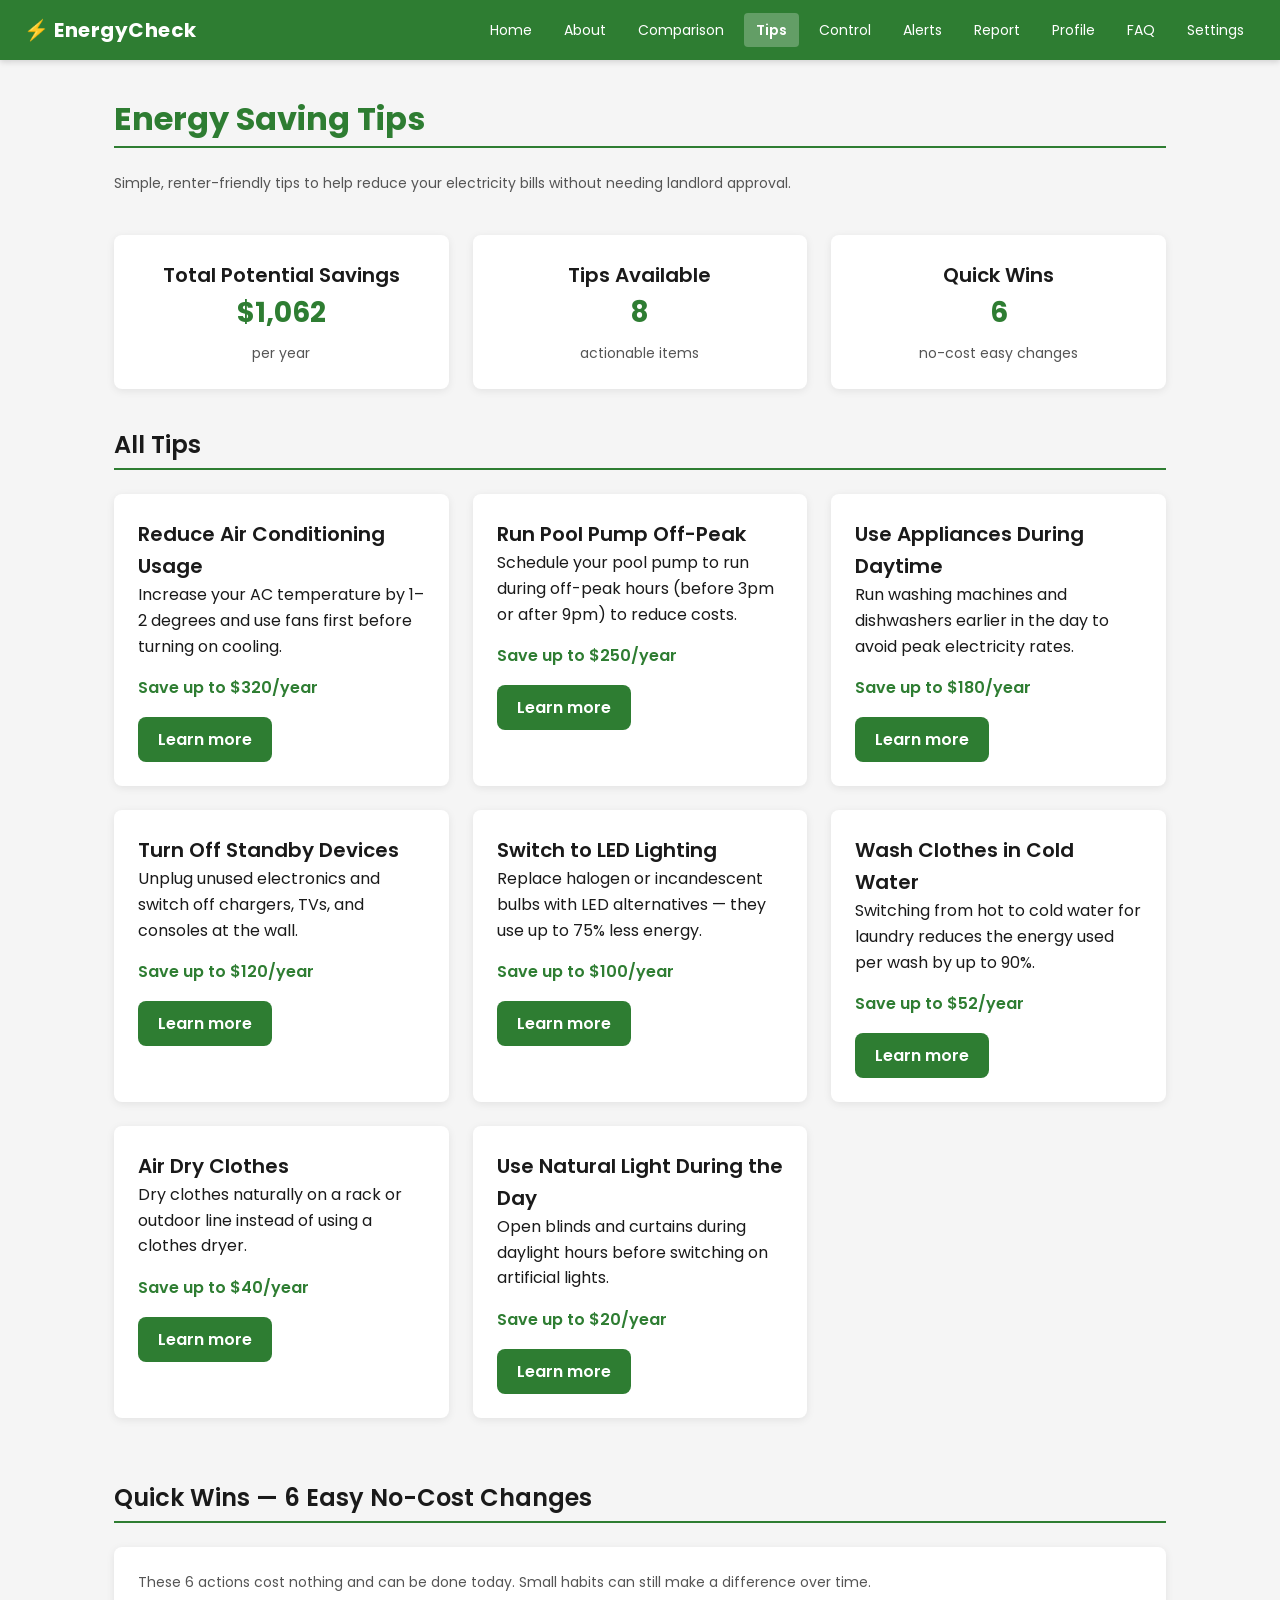
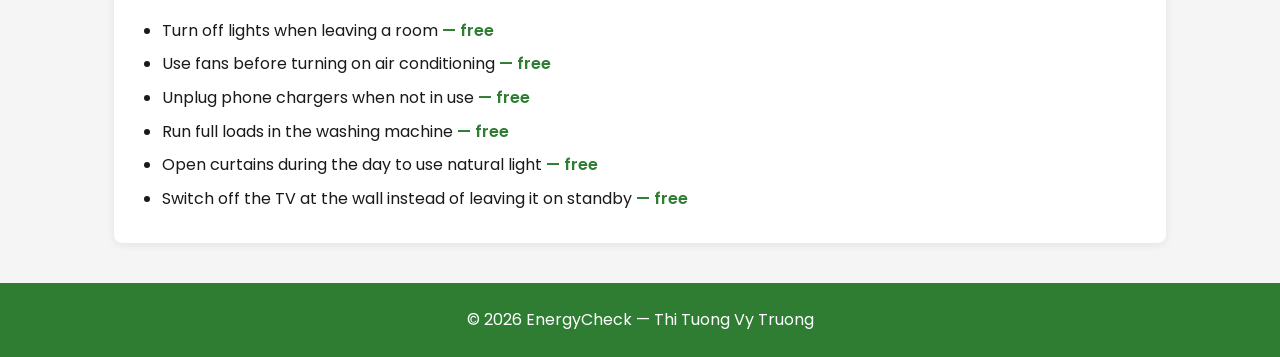
<file: tips.html>
<!DOCTYPE html>
<html lang="en">

<head>
    <!--
        EnergyCheck — Tips page
        Original author: Ayat Taher Abdul Wahed
        Updated by: Vy (Thi Tuong Vy Truong)
        Changes: navbar updated to shared structure, 4 additional tip cards added,
        Quick Wins section added, button changed from Apply Tip to Learn more,
        footer updated to match team standard.
    -->
    <meta charset="UTF-8">
    <meta name="description"
        content="8 energy-saving tips for Australian renters — no landlord approval needed. Save up to $1,062 per year.">
    <meta name="viewport" content="width=device-width, initial-scale=1.0">
    <title>EnergyCheck — Energy Saving Tips</title>
    <link rel="stylesheet" href="reset.css">
    <link rel="stylesheet" href="style.css">

    <style>
        /* quick wins list — added by Vy
           disc list style overrides the shared CSS ul { list-style: none } */
        .quick-wins-list {
            margin-top: var(--space-sm);
            padding-left: var(--space-md);
        }

        .quick-wins-list li {
            list-style: disc !important;
            margin-bottom: 8px;
            font-size: var(--font-size-body);
        }

        .quick-wins-list li span {
            color: var(--color-primary);
            font-weight: 600;
        }
    </style>
</head>

<body>

    <!-- NAVIGATION — updated by Vy to match shared structure used by all pages.
         Original version by Ayat used a custom .navbar div with only 4 links. -->
    <header class="site-header">
        <span class="brand">⚡ EnergyCheck</span>

        <button id="navToggle" class="nav-toggle" aria-label="Open navigation menu" aria-expanded="false">
            <span></span><span></span><span></span>
        </button>

        <nav id="mainNav">
            <a href="index.html">Home</a>
            <a href="about.html">About</a>
            <a href="comparison.html">Comparison</a>
            <a href="tips.html" class="active">Tips</a>
            <a href="control.html">Control</a>
            <a href="alerts.html">Alerts</a>
            <a href="report.html">Report</a>
            <a href="profile.html">Profile</a>
            <a href="faq.html">FAQ</a>
            <a href="settings.html">Settings</a>
        </nav>
    </header>

    <main>
        <section class="page-section">
            <div class="container">

                <!-- PAGE TITLE — added by Vy (original used custom .title class) -->
                <h1 class="section-title">Energy Saving Tips</h1>
                <p class="text-muted" style="margin-bottom: var(--space-lg);">
                    Simple, renter-friendly tips to help reduce your electricity bills
                    without needing landlord approval.
                </p>

                <!-- SUMMARY CARDS — original structure by Ayat.
                     Vy updated to use shared .card and .card-grid classes,
                     and moved above the tips grid to match the prototype layout. -->
                <div class="card-grid" style="margin-bottom: var(--space-lg);">
                    <div class="card" style="text-align: center;">
                        <h3>Total Potential Savings</h3>
                        <p style="font-size: 28px; font-weight: 700; color: var(--color-primary); margin-bottom: 4px;">
                            $1,062</p>
                        <span class="text-muted">per year</span>
                    </div>
                    <div class="card" style="text-align: center;">
                        <h3>Tips Available</h3>
                        <p style="font-size: 28px; font-weight: 700; color: var(--color-primary); margin-bottom: 4px;">8
                        </p>
                        <span class="text-muted">actionable items</span>
                    </div>
                    <div class="card" style="text-align: center;">
                        <h3>Quick Wins</h3>
                        <p style="font-size: 28px; font-weight: 700; color: var(--color-primary); margin-bottom: 4px;">6
                        </p>
                        <!-- updated by Vy — clarified label from "easy changes" to "no-cost easy changes" -->
                        <span class="text-muted">no-cost easy changes</span>
                    </div>
                </div>

                <!-- TIPS GRID — original 4 cards by Ayat.
                     Vy updated card markup to use shared .card class (was .tip-card),
                     changed button from <button>Apply Tip</button> to <a class="btn">Learn more</a>,
                     and added 4 new cards to match the "8 actionable items" count in the summary. -->
                <h2 class="section-title" style="margin-bottom: var(--space-md);">All Tips</h2>
                <div class="card-grid" style="margin-bottom: var(--space-xl);">

                    <!-- original tip cards by Ayat — markup updated by Vy -->
                    <div class="card">
                        <h3>Reduce Air Conditioning Usage</h3>
                        <p>Increase your AC temperature by 1–2 degrees and use fans first before turning on cooling.</p>
                        <p style="color: var(--color-primary); font-weight: 600; margin-bottom: var(--space-sm);">Save
                            up to $320/year</p>
                        <a href="faq.html#quicktips" class="btn">Learn more</a>
                    </div>

                    <div class="card">
                        <h3>Run Pool Pump Off-Peak</h3>
                        <p>Schedule your pool pump to run during off-peak hours (before 3pm or after 9pm) to reduce
                            costs.</p>
                        <p style="color: var(--color-primary); font-weight: 600; margin-bottom: var(--space-sm);">Save
                            up to $250/year</p>
                        <a href="faq.html#quicktips" class="btn">Learn more</a>
                    </div>

                    <div class="card">
                        <h3>Use Appliances During Daytime</h3>
                        <p>Run washing machines and dishwashers earlier in the day to avoid peak electricity rates.</p>
                        <p style="color: var(--color-primary); font-weight: 600; margin-bottom: var(--space-sm);">Save
                            up to $180/year</p>
                        <a href="faq.html#quicktips" class="btn">Learn more</a>
                    </div>

                    <div class="card">
                        <h3>Turn Off Standby Devices</h3>
                        <p>Unplug unused electronics and switch off chargers, TVs, and consoles at the wall.</p>
                        <p style="color: var(--color-primary); font-weight: 600; margin-bottom: var(--space-sm);">Save
                            up to $120/year</p>
                        <a href="faq.html#quicktips" class="btn">Learn more</a>
                    </div>

                    <!-- additional tip cards added by Vy to match "8 actionable items" count -->
                    <div class="card">
                        <h3>Switch to LED Lighting</h3>
                        <p>Replace halogen or incandescent bulbs with LED alternatives — they use up to 75% less energy.
                        </p>
                        <p style="color: var(--color-primary); font-weight: 600; margin-bottom: var(--space-sm);">Save
                            up to $100/year</p>
                        <a href="faq.html#quicktips" class="btn">Learn more</a>
                    </div>

                    <div class="card">
                        <h3>Wash Clothes in Cold Water</h3>
                        <p>Switching from hot to cold water for laundry reduces the energy used per wash by up to 90%.
                        </p>
                        <p style="color: var(--color-primary); font-weight: 600; margin-bottom: var(--space-sm);">Save
                            up to $52/year</p>
                        <a href="faq.html#quicktips" class="btn">Learn more</a>
                    </div>

                    <div class="card">
                        <h3>Air Dry Clothes</h3>
                        <p>Dry clothes naturally on a rack or outdoor line instead of using a clothes dryer.</p>
                        <p style="color: var(--color-primary); font-weight: 600; margin-bottom: var(--space-sm);">Save
                            up to $40/year</p>
                        <a href="faq.html#quicktips" class="btn">Learn more</a>
                    </div>

                    <div class="card">
                        <h3>Use Natural Light During the Day</h3>
                        <p>Open blinds and curtains during daylight hours before switching on artificial lights.</p>
                        <p style="color: var(--color-primary); font-weight: 600; margin-bottom: var(--space-sm);">Save
                            up to $20/year</p>
                        <a href="faq.html#quicktips" class="btn">Learn more</a>
                    </div>

                </div>

                <!-- QUICK WINS SECTION — added by Vy.
                     Original version had no explanation for the "6 easy changes" count in the summary.
                     This section makes those 6 items explicit. -->
                <h2 class="section-title" style="margin-bottom: var(--space-md);">Quick Wins — 6 Easy No-Cost Changes
                </h2>
                <div class="card">
                    <p class="text-muted" style="margin-bottom: var(--space-md);">
                        These 6 actions cost nothing and can be done today.
                        Small habits can still make a difference over time.
                    </p>
                    <ul class="quick-wins-list">
                        <li>Turn off lights when leaving a room <span>— free</span></li>
                        <li>Use fans before turning on air conditioning <span>— free</span></li>
                        <li>Unplug phone chargers when not in use <span>— free</span></li>
                        <li>Run full loads in the washing machine <span>— free</span></li>
                        <li>Open curtains during the day to use natural light <span>— free</span></li>
                        <li>Switch off the TV at the wall instead of leaving it on standby <span>— free</span></li>
                    </ul>
                </div>

            </div>
        </section>
    </main>

    <!-- FOOTER — updated by Vy to match team standard format -->
    <footer class="site-footer">
        <p>© 2026 EnergyCheck — Thi Tuong Vy Truong</p>
    </footer>

    <!-- mobile nav toggle — updated by Vy to use id selectors consistent with other pages -->

    <script src="nav.js"></script>
</body>

</html>
</file>
<file: style.css>
/*
    EnergyCheck — shared stylesheet
    Author: Thi Tuong Vy Truong
    All pages link to this file. Individual page styles
    go in each page's own <style> block.
*/


/* Google Fonts — Poppins, chosen in our Assignment 1 style guide */
@import url('https://fonts.googleapis.com/css2?family=Poppins:wght@400;600;700&display=swap');


/* CSS variables — colours, fonts and spacing all come from
   section 5.2.3 of our design document */
:root {
    /* brand colours */
    --color-primary: #2E7D32;
    /* Forest Green */
    --color-secondary: #FFBF00;
    /* Amber */
    --color-alert: #F01E2C;
    /* Red */
    --color-bg: #F5F5F5;
    /* Off-White */
    --color-white: #FFFFFF;
    --color-text: #1A1A1A;
    --color-text-light: #555555;
    --color-border: #DDDDDD;

    /* status colours for FR1 (green/amber/red indicator) */
    --status-low: #2E7D32;
    --status-medium: #FFBF00;
    --status-high: #F01E2C;

    /* typography */
    --font-main: 'Poppins', Helvetica, Roboto, sans-serif;
    --font-size-h1: 32px;
    --font-size-h2: 24px;
    --font-size-body: 16px;
    --font-size-small: 14px;

    /* spacing on an 8px grid */
    --space-xs: 8px;
    --space-sm: 16px;
    --space-md: 24px;
    --space-lg: 40px;
    --space-xl: 64px;

    --radius-sm: 4px;
    --radius-md: 8px;
    --radius-lg: 16px;

    --nav-height: 60px;
    --max-width: 1100px;
}


/* reset — zeroing default browser margin/padding so layout is consistent */
*,
*::before,
*::after {
    box-sizing: border-box;
    margin: 0;
    padding: 0;
}

body {
    font-family: var(--font-main);
    font-size: var(--font-size-body);
    background-color: var(--color-bg);
    color: var(--color-text);
    line-height: 1.6;
    min-height: 100vh;
    display: flex;
    flex-direction: column;
}

/* flex: 1 makes the footer stick to the bottom even on short pages */
main {
    flex: 1;
}

img {
    max-width: 100%;
    display: block;
}

a {
    color: var(--color-primary);
    text-decoration: none;
}

a:hover {
    text-decoration: underline;
}

ul {
    list-style: none;
}


/* typography — sizes match the style guide table in section 5.2.3 */
h1 {
    font-size: var(--font-size-h1);
    font-weight: 700;
    color: var(--color-primary);
    line-height: 1.2;
}

h2 {
    font-size: var(--font-size-h2);
    font-weight: 600;
    color: var(--color-text);
    line-height: 1.3;
}

h3 {
    font-size: 20px;
    font-weight: 600;
    color: var(--color-text);
}

p {
    font-size: var(--font-size-body);
    color: var(--color-text);
    margin-bottom: var(--space-sm);
}

.text-muted {
    color: var(--color-text-light);
    font-size: var(--font-size-small);
}


/* navigation — shared across all pages.
   Copy the <header class="site-header"> block into each HTML file.
   Add class="active" to the <a> that matches the current page. */
.site-header {
    background-color: var(--color-primary);
    height: var(--nav-height);
    display: flex;
    align-items: center;
    padding-left: var(--space-md);
    padding-right: var(--space-md);
    /* box-shadow from MDN — gives the nav a slight lift so it
       reads as separate from the page content below */
    box-shadow: 0 2px 6px rgba(0, 0, 0, 0.15);
}

.site-header .brand {
    font-size: 20px;
    font-weight: 700;
    color: var(--color-white);
    white-space: nowrap;
    margin-right: auto;
    letter-spacing: 0.5px;
}

.site-header nav {
    display: flex;
    gap: var(--space-xs);
    align-items: center;
}

.site-header nav a {
    color: var(--color-white);
    font-size: var(--font-size-small);
    font-weight: 400;
    padding: 6px 12px;
    border-radius: var(--radius-sm);
    white-space: nowrap;
    /* transition from MDN — fades the hover background in
       instead of snapping, looks less jarring */
    transition: background-color 0.2s;
}

.site-header nav a:hover {
    background-color: rgba(255, 255, 255, 0.15);
    text-decoration: none;
}

.site-header nav a.active {
    background-color: rgba(255, 255, 255, 0.25);
    font-weight: 600;
}



/* hamburger button — only shows on mobile, hidden on desktop */
.nav-toggle {
    display: none;
    background: none;
    border: none;
    cursor: pointer;
    padding: var(--space-xs);
}

.nav-toggle span {
    display: block;
    width: 22px;
    height: 2px;
    /* always white regardless of dark mode — nav bg is always green */
    background-color: #ffffff;
    margin-top: 4px;
    margin-bottom: 4px;
    border-radius: 2px;
}

/* responsive nav — collapses to hamburger below 768px */
@media (max-width: 768px) {
    .nav-toggle {
        display: block;
    }

    .site-header nav {
        display: none;
        position: absolute;
        top: var(--nav-height);
        left: 0;
        right: 0;
        background-color: var(--color-primary);
        flex-direction: column;
        align-items: flex-start;
        padding: var(--space-sm) var(--space-md);
        gap: 4px;
        box-shadow: 0 4px 10px rgba(0, 0, 0, 0.2);
    }

    /* JS in each page adds .open to show the menu */
    .site-header nav.open {
        display: flex;
    }

    .site-header nav a {
        width: 100%;
        padding: 10px 12px;
    }
}


/* footer */
.site-footer {
    background-color: var(--color-primary);
    color: var(--color-white);
    text-align: center;
    padding: var(--space-md);
    font-size: var(--font-size-small);
    margin-top: auto;
}

.site-footer p {
    color: var(--color-white);
    margin: 0;
}


/* layout helpers */
.container {
    max-width: var(--max-width);
    margin-left: auto;
    margin-right: auto;
    padding-left: var(--space-md);
    padding-right: var(--space-md);
}

.page-section {
    padding-top: var(--space-lg);
    padding-bottom: var(--space-lg);
}

.section-title {
    margin-bottom: var(--space-md);
    padding-bottom: var(--space-xs);
    border-bottom: 2px solid var(--color-primary);
}


/* buttons — style from section 5.2.3 (green bg, white text, 8px radius) */
.btn {
    display: inline-flex;
    align-items: center;
    justify-content: center;
    background-color: var(--color-primary);
    color: var(--color-white);
    border: none;
    border-radius: var(--radius-md);
    padding: 10px 20px;
    font-family: var(--font-main);
    font-size: var(--font-size-body);
    font-weight: 600;
    cursor: pointer;
    transition: background-color 0.2s;
    /* MDN — same idea as nav hover */
}

.btn:hover {
    background-color: #1b5e20;
    text-decoration: none;
}

.btn-secondary {
    background-color: var(--color-secondary);
    color: var(--color-text);
}

.btn-secondary:hover {
    background-color: #e5ac00;
}

.btn-outline {
    background-color: transparent;
    color: var(--color-primary);
    border: 2px solid var(--color-primary);
}

.btn-outline:hover {
    background-color: var(--color-primary);
    color: var(--color-white);
}


/* cards */
.card {
    background-color: var(--color-white);
    border-radius: var(--radius-md);
    padding: var(--space-md);
    box-shadow: 0 2px 8px rgba(0, 0, 0, 0.08);
    /* MDN box-shadow */
}

.card-grid {
    display: grid;
    gap: var(--space-md);
    grid-template-columns: repeat(auto-fit, minmax(260px, 1fr));
}


/* status badges — FR1 colour-coded indicator (green/amber/red) */
.status-badge {
    display: inline-block;
    padding: 4px 14px;
    border-radius: 20px;
    font-size: var(--font-size-small);
    font-weight: 600;
    color: var(--color-white);
}

.status-badge.low {
    background-color: var(--status-low);
}

.status-badge.medium {
    background-color: var(--status-medium);
    color: var(--color-text);
}

.status-badge.high {
    background-color: var(--status-high);
}


/* form elements — used on the Settings page */
.form-group {
    margin-bottom: var(--space-md);
}

.form-group label {
    display: block;
    font-weight: 600;
    margin-bottom: var(--space-xs);
    font-size: var(--font-size-body);
}

.form-group input[type="text"],
.form-group input[type="number"],
.form-group input[type="email"],
.form-group select {
    width: 100%;
    padding: 10px 12px;
    border: 1.5px solid var(--color-border);
    border-radius: var(--radius-md);
    font-family: var(--font-main);
    font-size: var(--font-size-body);
    background-color: var(--color-white);
    color: var(--color-text);
    transition: border-color 0.2s;
    /* highlights the focused field */
}

.form-group input:focus,
.form-group select:focus {
    /* outline replaced with a visible focus ring for keyboard accessibility */
    outline: 2px solid var(--color-primary);
    outline-offset: 2px;
    border-color: var(--color-primary);
}

/* focus-visible covers all interactive elements — buttons, links, radio buttons */
:focus-visible {
    outline: 2px solid var(--color-primary);
    outline-offset: 2px;
}


/* toggle switch rows */
.toggle-row {
    display: flex;
    align-items: center;
    justify-content: space-between;
    padding-top: var(--space-sm);
    padding-bottom: var(--space-sm);
    border-bottom: 1px solid var(--color-border);
    gap: var(--space-sm);
}

.toggle-row:last-child {
    border-bottom: none;
}

.toggle-label {
    font-size: var(--font-size-body);
}

.toggle-label .description {
    display: block;
    font-size: var(--font-size-small);
    color: var(--color-text-light);
    font-weight: 400;
}

/* CSS-only toggle switch — learned from MDN.
   The real checkbox is hidden; the visible part is a styled <span>
   that moves using transform when the input is :checked. */
.toggle {
    position: relative;
    display: inline-block;
    width: 48px;
    height: 26px;
    flex-shrink: 0;
}

.toggle input {
    opacity: 0;
    width: 0;
    height: 0;
}

.toggle-slider {
    position: absolute;
    top: 0;
    left: 0;
    right: 0;
    bottom: 0;
    background-color: var(--color-border);
    border-radius: 26px;
    cursor: pointer;
    transition: background-color 0.2s;
}

.toggle-slider::before {
    content: '';
    position: absolute;
    height: 20px;
    width: 20px;
    left: 3px;
    bottom: 3px;
    background-color: var(--color-white);
    border-radius: 50%;
    transition: transform 0.2s;
    /* slides the circle across when toggled */
}

.toggle input:checked+.toggle-slider {
    background-color: var(--color-primary);
}

.toggle input:checked+.toggle-slider::before {
    transform: translateX(22px);
}


/* dark mode — activated by adding class="dark-mode" to <body>.
   Overriding the variables here means every element updates automatically
   without needing separate dark-mode rules for each one. */
body.dark-mode {
    --color-bg: #1A1A1A;
    --color-text: #F0F0F0;
    --color-text-light: #AAAAAA;
    --color-border: #444444;
    --color-white: #2A2A2A;
}

body.dark-mode .site-header,
body.dark-mode .site-footer {
    background-color: #1B4D1E;
}

body.dark-mode .card {
    background-color: #2A2A2A;
    box-shadow: 0 2px 8px rgba(0, 0, 0, 0.3);
}

/* splash animation lives in index.html only — see the <style> block there */


/* high contrast mode — activated by nav.js when user selects it in Settings */
body.high-contrast {
    --color-bg: #000000;
    --color-text: #ffffff;
    --color-text-light: #dddddd;
    --color-border: #ffffff;
    --color-white: #000000;
    --color-primary: #00ff00;
    --color-secondary: #ffff00;
}

body.high-contrast .site-header,
body.high-contrast .site-footer {
    background-color: #000000;
    border-bottom: 2px solid #ffffff;
}

/* dark mode is controlled entirely by nav.js — no CSS media query.
   JS reads OS preference on load, persists choice via localStorage,
   and adds .dark-mode or .high-contrast class to <body>. */
</file>
<file: print.css>
/*
    EnergyCheck — print.css
    Author: Thi Tuong Vy Truong

    Applied only when printing or saving as PDF (media="print").
    Linked from report.html only.

    Goal: clean, readable output — removes navigation, shadows,
    animations, and dark backgrounds so the printed page looks
    like a simple energy report.
*/

/* hide everything that's not content */
.site-header,
.site-footer,
.nav-toggle,
#navToggle,
.btn,
.action-row {
    display: none !important;
}

/* reset colours to black on white for print */
body {
    background: #ffffff !important;
    color: #000000 !important;
    font-size: 12pt;
    line-height: 1.5;
}

/* remove shadows and coloured backgrounds from cards */
.card,
.stat-card,
.context-box {
    box-shadow: none !important;
    border: 1px solid #cccccc !important;
    background: #ffffff !important;
    break-inside: avoid;
}

/* keep bar chart readable in greyscale */
.bar.low {
    background-color: #555555 !important;
}

.bar.medium {
    background-color: #888888 !important;
}

.bar.high {
    background-color: #222222 !important;
}

/* status badges — invert to black text on light background for print */
.status-badge {
    background-color: #eeeeee !important;
    color: #000000 !important;
    border: 1px solid #999999;
}

/* section titles */
.section-title {
    border-bottom-color: #000000 !important;
    color: #000000 !important;
}

h1,
h2,
h3 {
    color: #000000 !important;
}

/* avoid page breaks inside key sections */
section {
    break-inside: avoid;
}

/* make sure links show their href when printed */
a[href]::after {
    content: ' (' attr(href) ')';
    font-size: 10pt;
    color: #555555;
}

/* except nav links and buttons — already hidden */
.site-header a::after,
.btn::after {
    content: none;
}

/* print header — show site name and date at top */
@page {
    margin: 2cm;
}
</file>
